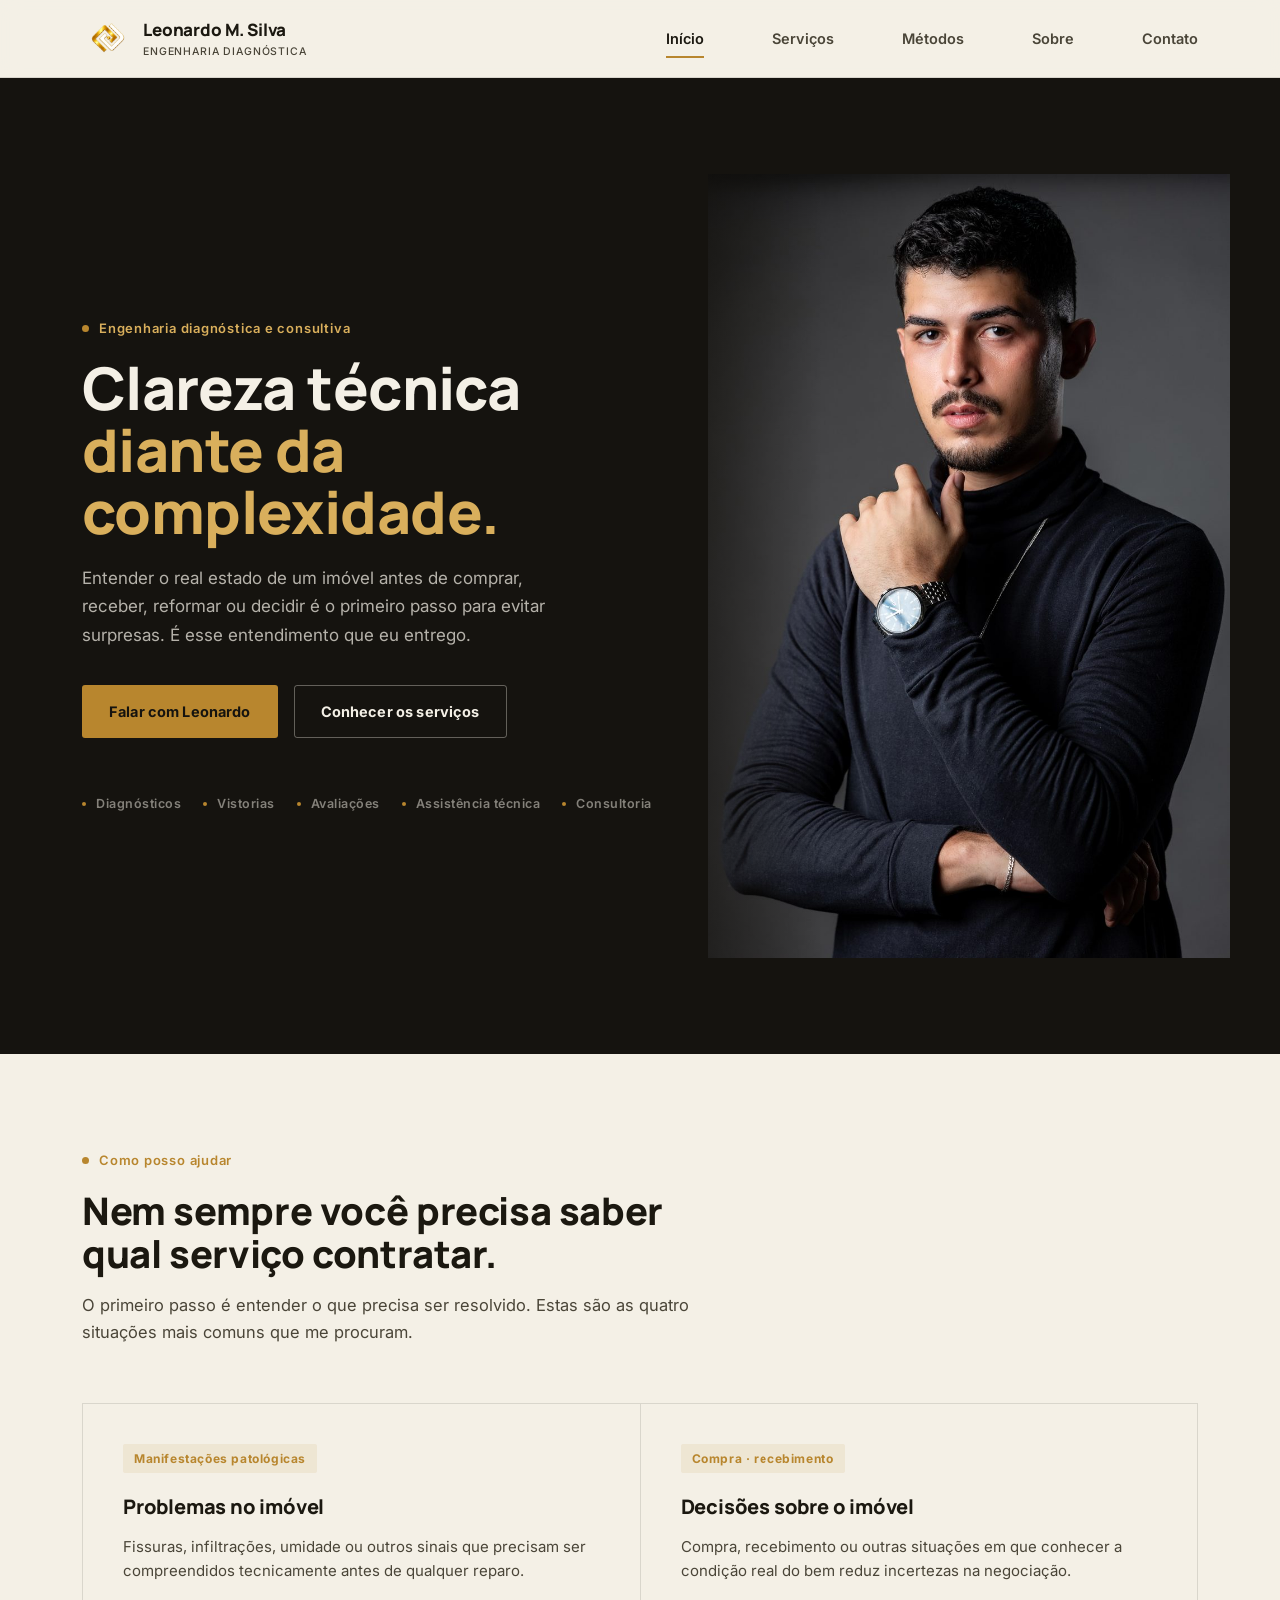
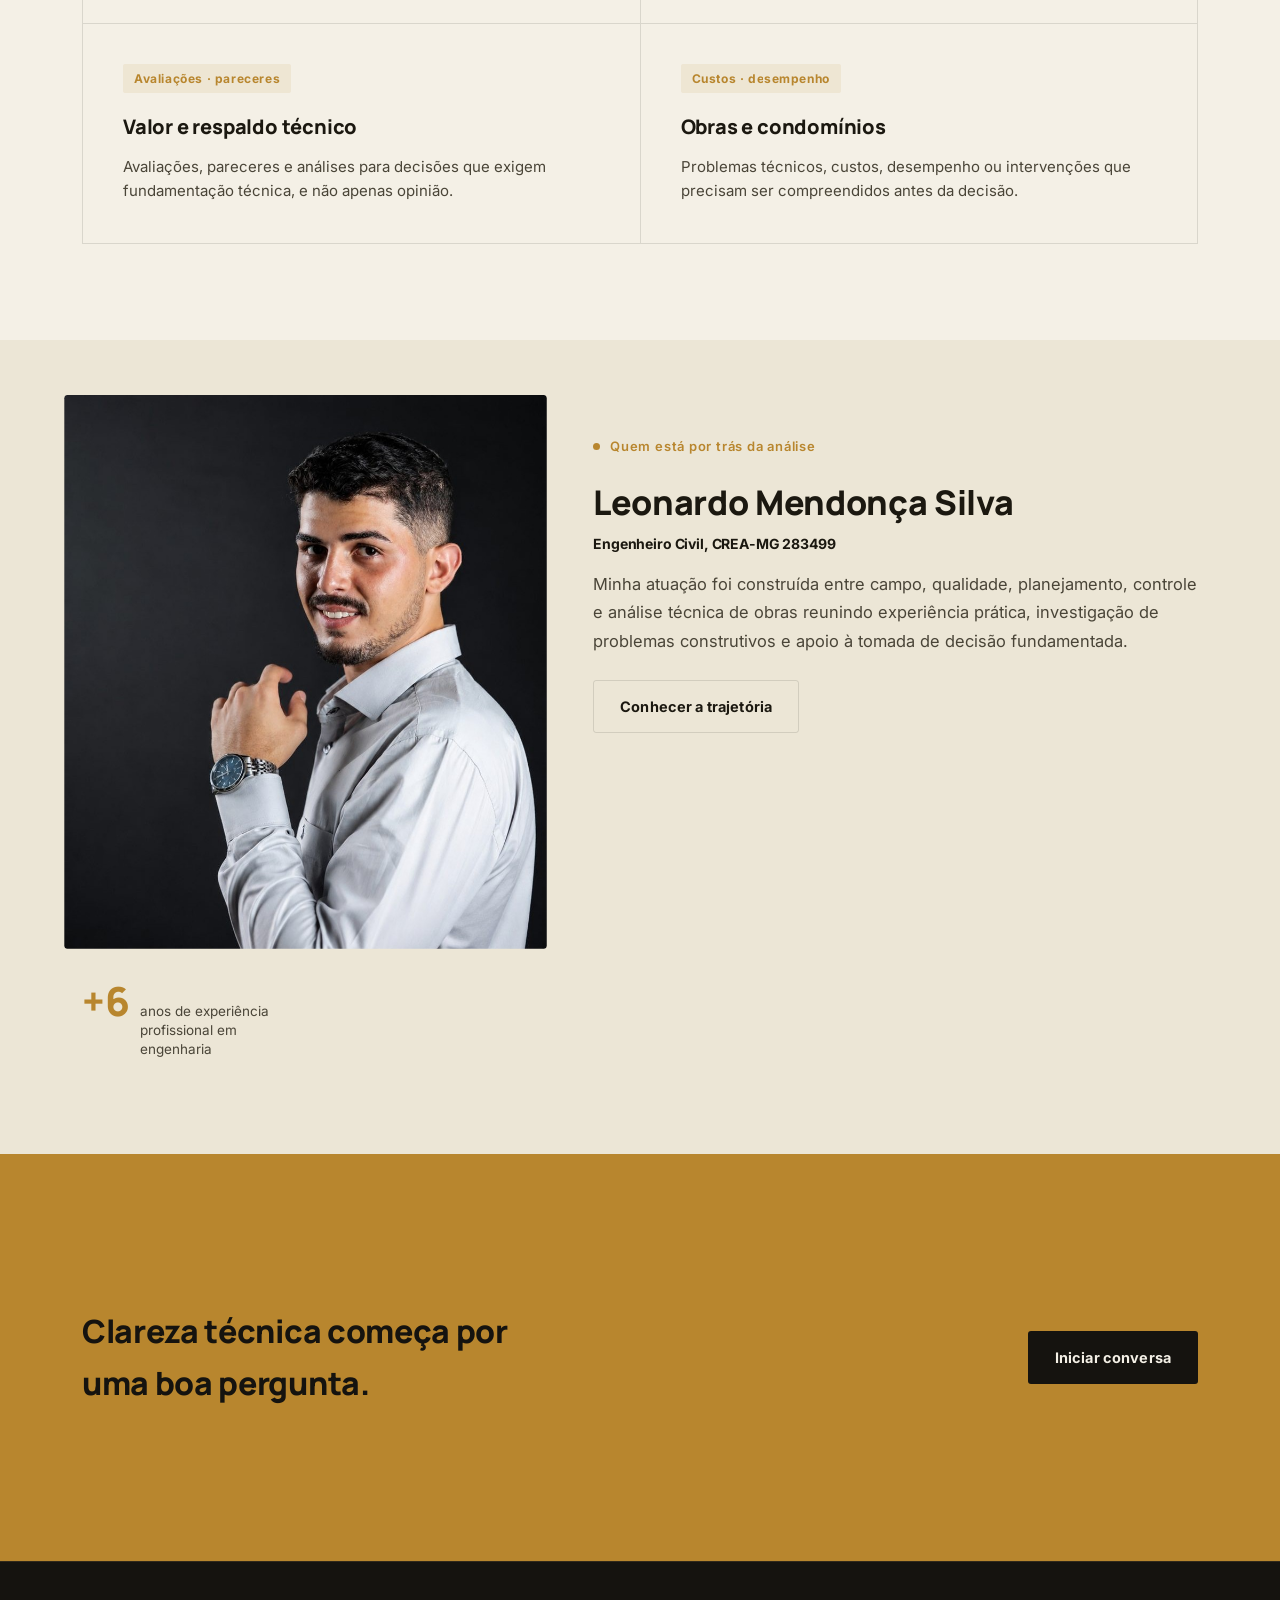
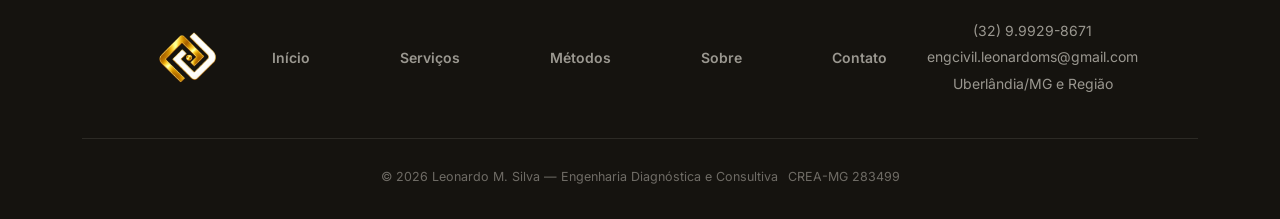
<file: index.html>
<!DOCTYPE html>
<html lang="pt-BR">
<head>
<meta charset="UTF-8">
<meta name="viewport" content="width=device-width, initial-scale=1.0">
<title>Leonardo M. Silva — Engenharia Diagnóstica e Consultiva</title>
<meta name="description" content="Diagnósticos, vistorias, avaliações, assistência técnica e consultoria em engenharia civil. Atuação em Uberlândia/MG e região.">
<link rel="icon" href="assets/img/logo_icon_gold.png">
<link rel="stylesheet" href="assets/style.css">
</head>
<body>

<header class="site-header">
  <nav class="nav">
    <a href="index.html" class="brand">
      <img src="assets/img/logo_icon_gold.png" alt="Leonardo M. Silva">
      <span>Leonardo M. Silva<small>Engenharia Diagnóstica</small></span>
    </a>
    <div class="nav-links">
      <a href="index.html" class="active">Início</a>
      <a href="servicos.html">Serviços</a>
      <a href="metodos.html">Métodos</a>
      <a href="sobre.html">Sobre</a>
      <a href="contato.html">Contato</a>
    </div>
    <button class="nav-toggle" aria-label="Abrir menu"><span></span><span></span><span></span></button>
  </nav>
</header>

<main>

  <section class="hero">
    <div class="wrap">
      <div class="hero-copy">
        <div class="eyebrow on-dark">Engenharia diagnóstica e consultiva</div>
        <h1>Clareza técnica <em>diante da complexidade.</em></h1>
        <p class="lede">Entender o real estado de um imóvel antes de comprar, receber, reformar ou decidir é o primeiro passo para evitar surpresas. É esse entendimento que eu entrego.</p>
        <div class="hero-actions">
          <a href="contato.html" class="btn btn-gold">Falar com Leonardo</a>
          <a href="servicos.html" class="btn btn-outline-dark">Conhecer os serviços</a>
        </div>
        <div class="hero-tags">
          <span>Diagnósticos</span>
          <span>Vistorias</span>
          <span>Avaliações</span>
          <span>Assistência técnica</span>
          <span>Consultoria</span>
        </div>
      </div>
      <div class="hero-photo">
        <img src="assets/img/hero_capa.jpg" alt="Leonardo M. Silva, engenheiro civil">
      </div>
    </div>
  </section>

  <section>
    <div class="wrap">
      <div class="section-head">
        <div class="eyebrow">Como posso ajudar</div>
        <h2>Nem sempre você precisa saber qual serviço contratar.</h2>
        <p class="sub">O primeiro passo é entender o que precisa ser resolvido. Estas são as quatro situações mais comuns que me procuram.</p>
      </div>
    </div>
    <div class="wrap">
      <div class="help-grid">
        <div class="help-card">
          <span class="tag">Manifestações patológicas</span>
          <h3>Problemas no imóvel</h3>
          <p>Fissuras, infiltrações, umidade ou outros sinais que precisam ser compreendidos tecnicamente antes de qualquer reparo.</p>
        </div>
        <div class="help-card">
          <span class="tag">Compra · recebimento</span>
          <h3>Decisões sobre o imóvel</h3>
          <p>Compra, recebimento ou outras situações em que conhecer a condição real do bem reduz incertezas na negociação.</p>
        </div>
        <div class="help-card">
          <span class="tag">Avaliações · pareceres</span>
          <h3>Valor e respaldo técnico</h3>
          <p>Avaliações, pareceres e análises para decisões que exigem fundamentação técnica, e não apenas opinião.</p>
        </div>
        <div class="help-card">
          <span class="tag">Custos · desempenho</span>
          <h3>Obras e condomínios</h3>
          <p>Problemas técnicos, custos, desempenho ou intervenções que precisam ser compreendidos antes da decisão.</p>
        </div>
      </div>
    </div>
  </section>

  <section class="bg-2">
    <div class="wrap about-grid">
      <div class="about-photo">
        <img src="assets/img/sobre_leonardo.jpg" alt="Leonardo M. Silva em campo">
        <div class="about-badge">
          <span class="num">+6</span>
          <span class="label">anos de experiência profissional em engenharia</span>
        </div>
      </div>
      <div class="about-copy">
        <div class="eyebrow">Quem está por trás da análise</div>
        <h2>Leonardo Mendonça Silva</h2>
        <h4>Engenheiro Civil, CREA-MG 283499</h4>
        <p>Minha atuação foi construída entre campo, qualidade, planejamento, controle e análise técnica de obras reunindo experiência prática, investigação de problemas construtivos e apoio à tomada de decisão fundamentada.</p>
        <a href="sobre.html" class="btn btn-outline-light">Conhecer a trajetória</a>
      </div>
    </div>
  </section>

  <section class="cta-band">
    <div class="wrap">
      <h2>Clareza técnica começa por uma boa pergunta.</h2>
      <a href="contato.html" class="btn btn-gold">Iniciar conversa</a>
    </div>
  </section>

</main>

<footer class="site-footer">
  <div class="wrap">
    <div class="footer-top">
      <div class="footer-brand">
        <img src="assets/img/logo_icon_gold.png" alt="Leonardo M. Silva">
      </div>
      <div class="footer-nav">
        <a href="index.html">Início</a>
        <a href="servicos.html">Serviços</a>
        <a href="metodos.html">Métodos</a>
        <a href="sobre.html">Sobre</a>
        <a href="contato.html">Contato</a>
      </div>
      <div class="footer-contact">
        (32) 9.9929-8671<br>
        engcivil.leonardoms@gmail.com<br>
        Uberlândia/MG e Região
      </div>
    </div>
    <div class="footer-bottom">
      <span>© 2026 Leonardo M. Silva — Engenharia Diagnóstica e Consultiva</span>
      <span>CREA-MG 283499</span>
    </div>
  </div>
</footer>

<script src="assets/main.js"></script>
</body>
</html>
</file>
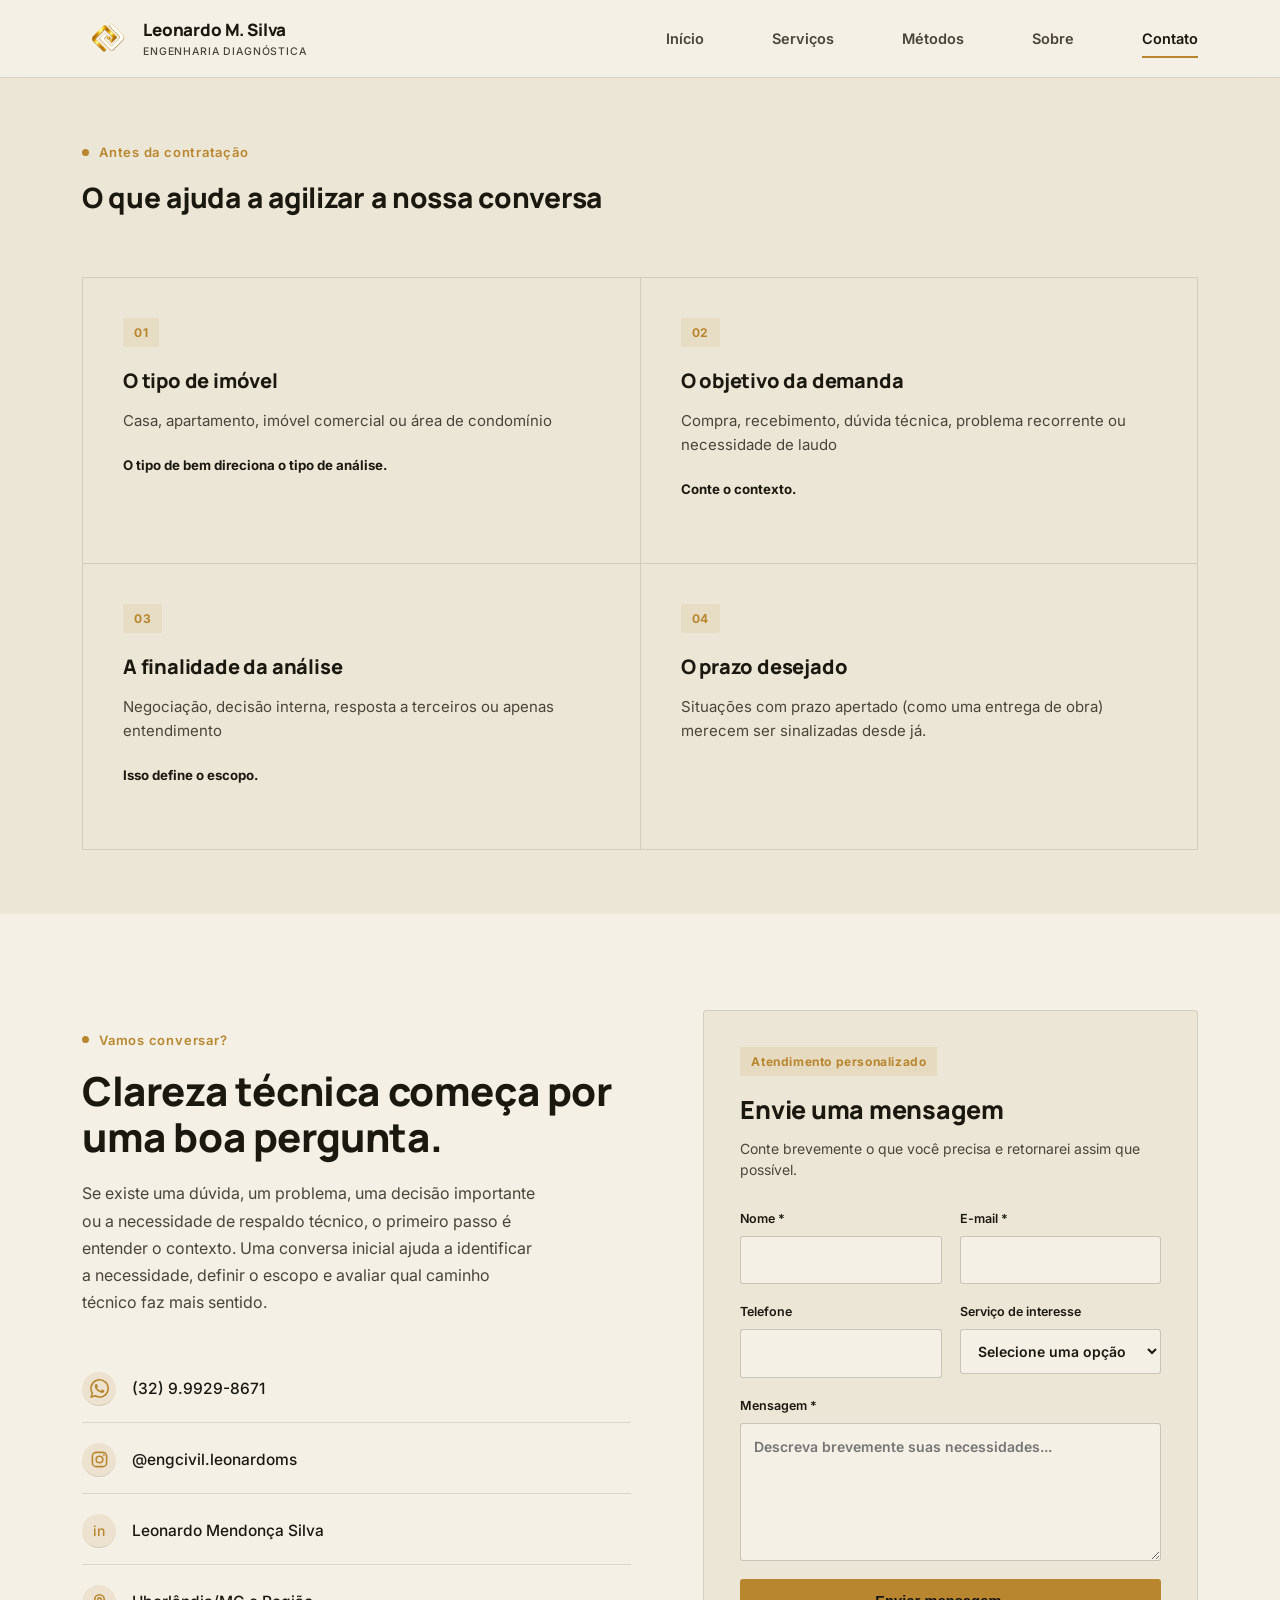
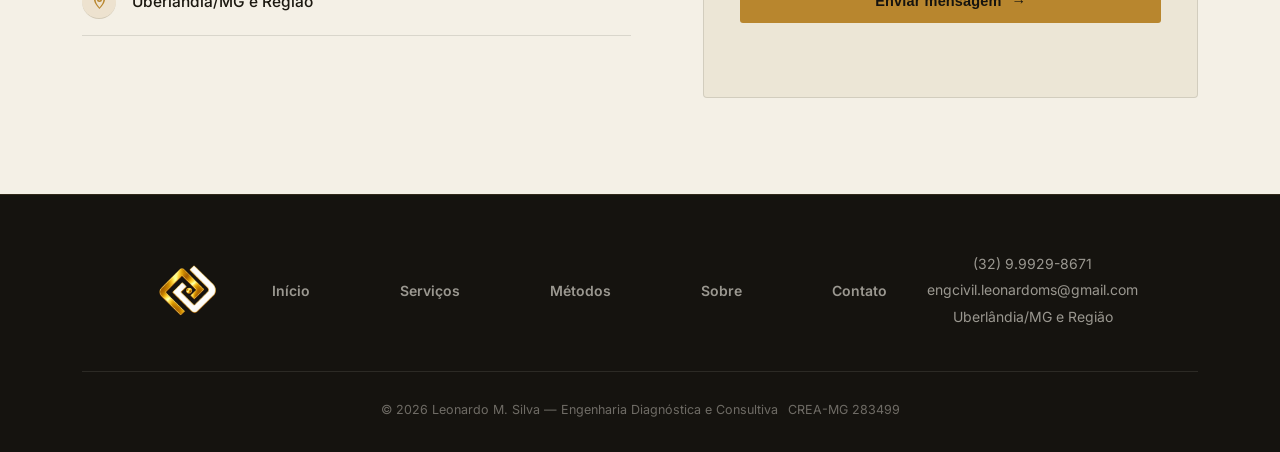
<file: contato.html>
<!DOCTYPE html>
<html lang="pt-BR">
<head>
<meta charset="UTF-8">
<meta name="viewport" content="width=device-width, initial-scale=1.0">
<title>Contato — Leonardo M. Silva | Engenharia Diagnóstica</title>
<meta name="description" content="Fale com Leonardo M. Silva, engenheiro civil em Uberlândia/MG e região. WhatsApp, e-mail, Instagram e LinkedIn.">
<link rel="icon" href="assets/img/logo_icon_gold.png">
<link rel="stylesheet" href="assets/style.css">
</head>
<body>

<header class="site-header">
  <nav class="nav">
    <a href="index.html" class="brand">
      <img src="assets/img/logo_icon_gold.png" alt="Leonardo M. Silva">
      <span>Leonardo M. Silva<small>Engenharia Diagnóstica</small></span>
    </a>
    <div class="nav-links">
      <a href="index.html">Início</a>
      <a href="servicos.html">Serviços</a>
      <a href="metodos.html">Métodos</a>
      <a href="sobre.html">Sobre</a>
      <a href="contato.html" class="active">Contato</a>
    </div>
    <button class="nav-toggle" aria-label="Abrir menu"><span></span><span></span><span></span></button>
  </nav>
</header>

<main>

  <section class="bg-2 section-tight">
    <div class="wrap">
      <div class="section-head" style="margin-bottom:0;">
        <div class="eyebrow">Antes da contratação</div>
        <h2 style="font-size: clamp(22px,2.4vw,28px);">O que ajuda a agilizar a nossa conversa</h2>
      </div>
      <div class="help-grid mt-64">
        <div class="help-card">
          <span class="tag">01</span>
          <h3>O tipo de imóvel</h3>
          <p>Casa, apartamento, imóvel comercial ou área de condomínio</p>
          <h5>O tipo de bem direciona o tipo de análise.</h5>
        </div>
        <div class="help-card">
          <span class="tag">02</span>
          <h3>O objetivo da demanda</h3>
          <p>Compra, recebimento, dúvida técnica, problema recorrente ou necessidade de laudo</p>
          <h5>Conte o contexto.</h5>
        </div>
        <div class="help-card">
          <span class="tag">03</span>
          <h3>A finalidade da análise</h3>
          <p>Negociação, decisão interna, resposta a terceiros ou apenas entendimento</p> 
          <h5>Isso define o escopo.</h5>
        </div>
        <div class="help-card">
          <span class="tag">04</span>
          <h3>O prazo desejado</h3>
          <p>Situações com prazo apertado (como uma entrega de obra) merecem ser sinalizadas desde já.</p>
        </div>
      </div>
    </div>
  </section>


  <section class="contact-section">
    <div class="wrap contact-grid">
      <div class="contact-copy">
        <div class="eyebrow">Vamos conversar?</div>
        <h2>Clareza técnica começa por uma boa pergunta.</h2>
        <p class="lede">Se existe uma dúvida, um problema, uma decisão importante ou a necessidade de respaldo técnico, o primeiro passo é entender o contexto. Uma conversa inicial ajuda a identificar a necessidade, definir o escopo e avaliar qual caminho técnico faz mais sentido.</p>

        <ul class="contact-list">
          <li><a href="https://wa.me/5532999298671" target="_blank" rel="noopener" aria-label="Conversar pelo WhatsApp"><span class="ico" aria-hidden="true"><svg viewBox="0 0 24 24" role="img"><path d="M20.52 3.48A11.86 11.86 0 0 0 12.08 0C5.53 0 .2 5.33.2 11.88c0 2.09.55 4.13 1.59 5.93L.1 24l6.33-1.66a11.87 11.87 0 0 0 5.65 1.43h.01c6.55 0 11.88-5.33 11.88-11.88 0-3.17-1.23-6.15-3.45-8.41Zm-8.44 18.26h-.01a9.86 9.86 0 0 1-5.03-1.38l-.36-.21-3.76.99 1-3.67-.23-.38a9.86 9.86 0 1 1 8.39 4.65Zm5.41-7.39c-.3-.15-1.77-.87-2.04-.97-.27-.1-.47-.15-.67.15-.2.3-.77.97-.94 1.17-.17.2-.35.22-.65.07-.3-.15-1.26-.46-2.4-1.48-.89-.79-1.49-1.77-1.66-2.07-.17-.3-.02-.46.13-.61.13-.13.3-.35.45-.52.15-.17.2-.3.3-.5.1-.2.05-.37-.03-.52-.07-.15-.67-1.62-.92-2.22-.24-.58-.49-.5-.67-.51h-.57c-.2 0-.52.07-.79.37-.27.3-1.04 1.02-1.04 2.49s1.07 2.89 1.22 3.09c.15.2 2.1 3.21 5.09 4.5.71.31 1.26.49 1.69.63.71.23 1.36.2 1.87.12.57-.08 1.77-.72 2.02-1.42.25-.7.25-1.3.17-1.42-.07-.12-.27-.2-.57-.35Z"/></svg></span> (32) 9.9929-8671</a></li>
          
          <li><a href="https://instagram.com/engcivil.leonardoms" target="_blank" rel="noopener" aria-label="Acessar Instagram @engcivil.leonardoms"><span class="ico" aria-hidden="true"><svg viewBox="0 0 24 24" role="img"><rect x="3" y="3" width="18" height="18" rx="5" ry="5"></rect><circle cx="12" cy="12" r="4.2"></circle><circle cx="17.5" cy="6.5" r="1.1" class="instagram-dot"></circle></svg></span> @engcivil.leonardoms</a></li>
          <li><a href="https://www.linkedin.com/search/results/all/?keywords=Leonardo%20Mendon%C3%A7a%20Silva" target="_blank" rel="noopener"><span class="ico">in</span> Leonardo Mendonça Silva</a></li>
          <li><span><span class="ico" aria-hidden="true"><svg viewBox="0 0 24 24" role="img"><path d="M12 2.5a7 7 0 0 0-7 7c0 5.15 7 12 7 12s7-6.85 7-12a7 7 0 0 0-7-7Zm0 17.02c-2.1-2.3-5-6.25-5-10.02a5 5 0 1 1 10 0c0 3.77-2.9 7.72-5 10.02Z"/><circle cx="12" cy="9.5" r="2.2"/></svg></span> Uberlândia/MG e Região</span></li>
        </ul>
      </div>
      <div class="contact-form-card">
        <div class="form-heading">
          <span class="tag">Atendimento personalizado</span>
          <h3>Envie uma mensagem</h3>
          <p>Conte brevemente o que você precisa e retornarei assim que possível.</p>
        </div>
        <form class="contact-form" action="mailto:engcivil.leonardoms@gmail.com" method="post" enctype="text/plain">
          <div class="form-row">
            <label>
              Nome *
              <input type="text" name="nome" autocomplete="name" required>
            </label>
            <label>
              E-mail *
              <input type="email" name="email" autocomplete="email" required>
            </label>
          </div>
          <div class="form-row">
            <label>
              Telefone
              <input type="tel" name="telefone" autocomplete="tel">
            </label>
            <label>
              Serviço de interesse
              <select name="servico">
                <option value="">Selecione uma opção</option>
                <option>Diagnóstico de manifestações patológicas</option>
                <option>Vistoria de imóvel</option>
                <option>Avaliação</option>
                <option>Assistência técnica</option>
                <option>Consultoria</option>
                <option>Outro assunto</option>
              </select>
            </label>
          </div>
          <label>
            Mensagem *
            <textarea name="mensagem" rows="5" placeholder="Descreva brevemente suas necessidades..." required></textarea>
          </label>
          <button type="submit" class="btn btn-gold form-submit">Enviar mensagem <span aria-hidden="true">→</span></button>
          <p class="form-status" role="status" aria-live="polite"></p>
        </form>
      </div>
    </div>
  </section>


</main>

<footer class="site-footer">
  <div class="wrap">
    <div class="footer-top">
      <div class="footer-brand">
        <img src="assets/img/logo_icon_gold.png" alt="Leonardo M. Silva">
      </div>
      <div class="footer-nav">
        <a href="index.html">Início</a>
        <a href="servicos.html">Serviços</a>
        <a href="metodos.html">Métodos</a>
        <a href="sobre.html">Sobre</a>
        <a href="contato.html">Contato</a>
      </div>
      <div class="footer-contact">
        (32) 9.9929-8671<br>
        engcivil.leonardoms@gmail.com<br>
        Uberlândia/MG e Região
      </div>
    </div>
    <div class="footer-bottom">
      <span>© 2026 Leonardo M. Silva — Engenharia Diagnóstica e Consultiva</span>
      <span>CREA-MG 283499</span>
    </div>
  </div>
</footer>

<script src="assets/main.js"></script>
</body>
</html>
</file>
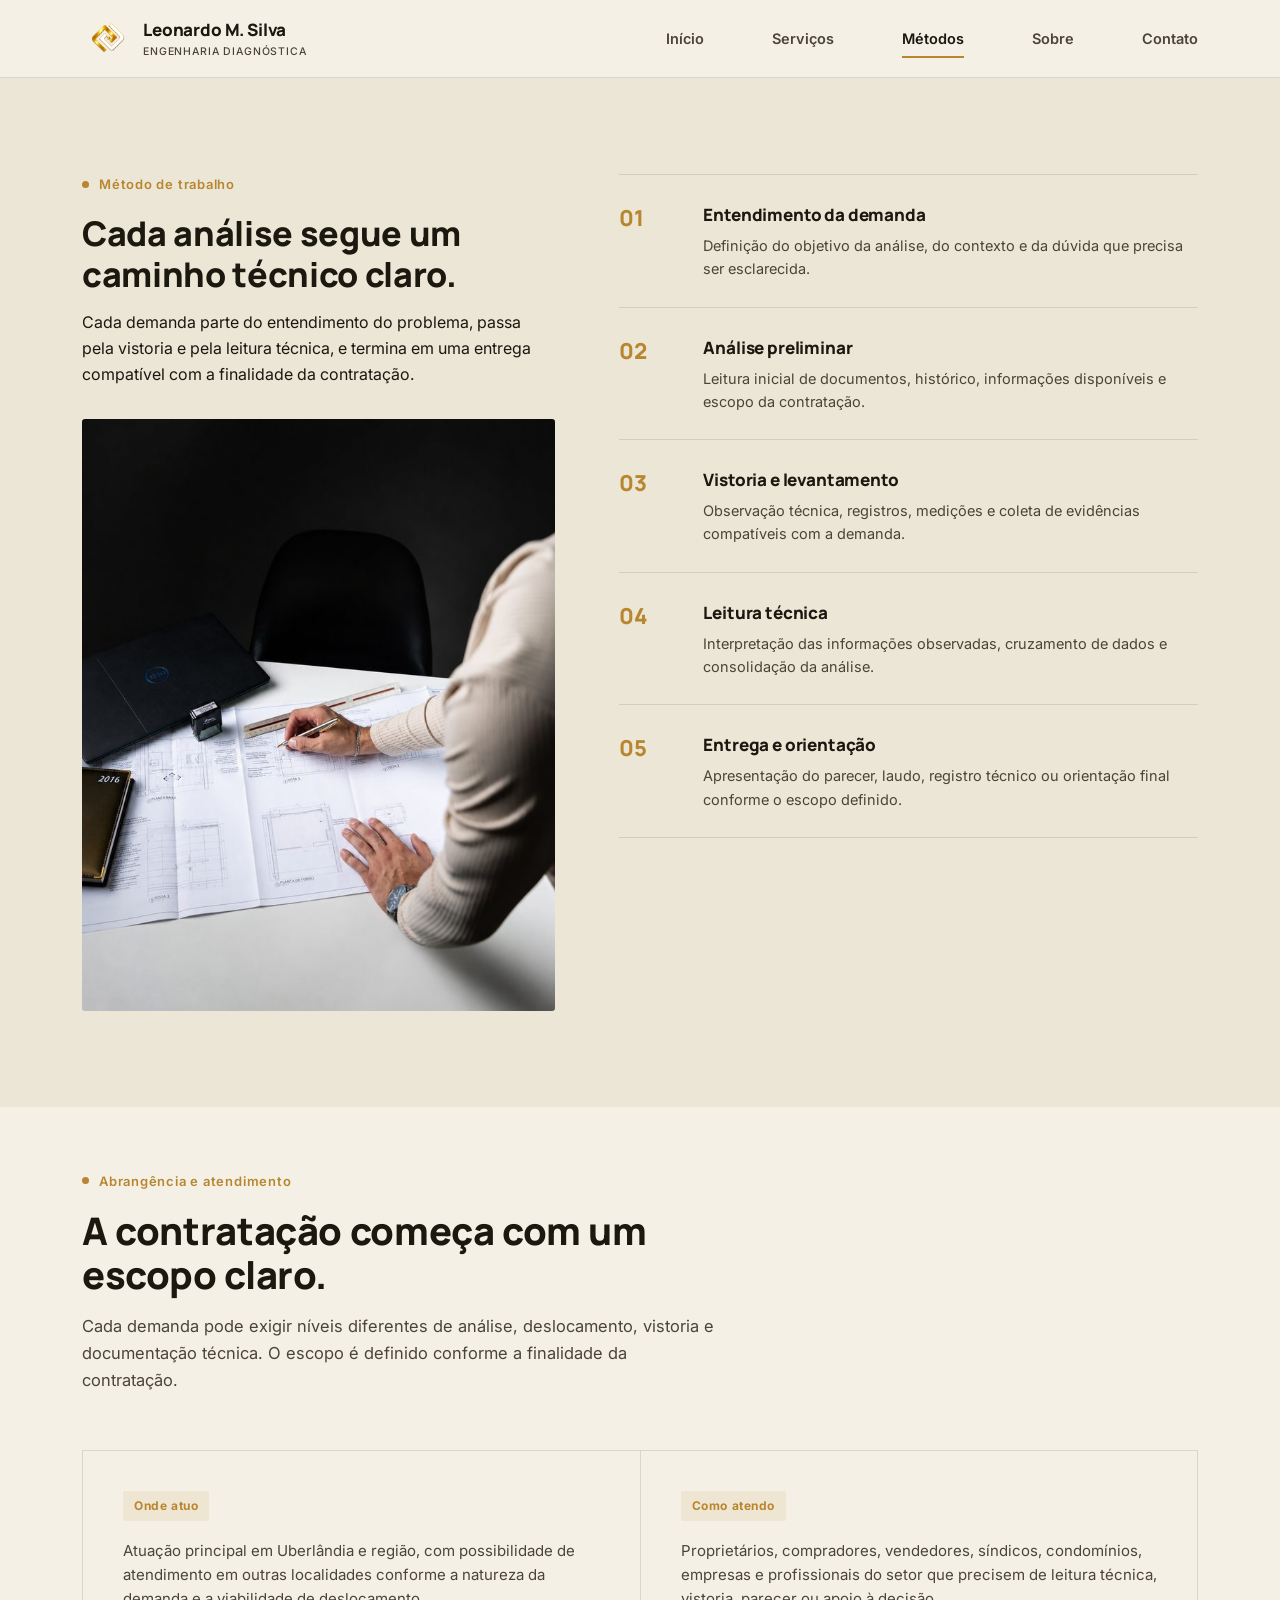
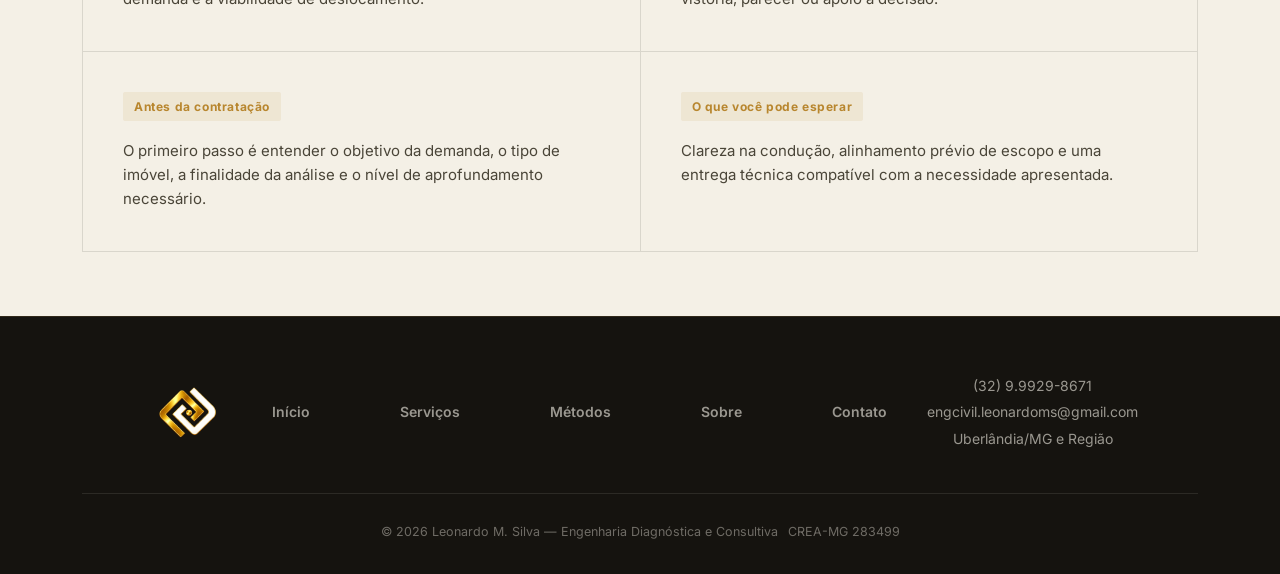
<file: metodos.html>
<!DOCTYPE html>
<html lang="pt-BR">
<head>
<meta charset="UTF-8">
<meta name="viewport" content="width=device-width, initial-scale=1.0">
<title>Contato — Leonardo M. Silva | Engenharia Diagnóstica</title>
<meta name="description" content="Fale com Leonardo M. Silva, engenheiro civil em Uberlândia/MG e região. WhatsApp, e-mail, Instagram e LinkedIn.">
<link rel="icon" href="assets/img/logo_icon_gold.png">
<link rel="stylesheet" href="assets/style.css">
</head>
<body>

<header class="site-header">
  <nav class="nav">
    <a href="index.html" class="brand">
      <img src="assets/img/logo_icon_gold.png" alt="Leonardo M. Silva">
      <span>Leonardo M. Silva<small>Engenharia Diagnóstica</small></span>
    </a>
    <div class="nav-links">
      <a href="index.html">Início</a>
      <a href="servicos.html">Serviços</a>
      <a href="metodos.html" class="active">Métodos</a>
      <a href="sobre.html">Sobre</a>
      <a href="contato.html">Contato</a>
    </div>
    <button class="nav-toggle" aria-label="Abrir menu"><span></span><span></span><span></span></button>
  </nav>
</header>

<section class="bg-2">
    <div class="wrap" style="display:grid; grid-template-columns: 0.9fr 1.1fr; gap:64px; align-items:start;">
      <div>
        <div class="eyebrow">Método de trabalho</div>
        <h2 style="font-size: clamp(26px,3vw,34px); line-height:1.2;">Cada análise segue um caminho técnico claro.</h2>
        <p class="sub" style="margin-top:16px;">Cada demanda parte do entendimento do problema, passa pela vistoria e pela leitura técnica, e termina em uma entrega compatível com a finalidade da contratação.</p>
        <img src="assets/img/servico_metodo.jpg" alt="Método de trabalho em campo" style="margin-top:32px; border-radius:3px;">
      </div>
      <div class="method-list">
        <div class="method-item">
          <div class="method-num">01</div>
          <div><h4>Entendimento da demanda</h4><p>Definição do objetivo da análise, do contexto e da dúvida que precisa ser esclarecida.</p></div>
        </div>
        <div class="method-item">
          <div class="method-num">02</div>
          <div><h4>Análise preliminar</h4><p>Leitura inicial de documentos, histórico, informações disponíveis e escopo da contratação.</p></div>
        </div>
        <div class="method-item">
          <div class="method-num">03</div>
          <div><h4>Vistoria e levantamento</h4><p>Observação técnica, registros, medições e coleta de evidências compatíveis com a demanda.</p></div>
        </div>
        <div class="method-item">
          <div class="method-num">04</div>
          <div><h4>Leitura técnica</h4><p>Interpretação das informações observadas, cruzamento de dados e consolidação da análise.</p></div>
        </div>
        <div class="method-item">
          <div class="method-num">05</div>
          <div><h4>Entrega e orientação</h4><p>Apresentação do parecer, laudo, registro técnico ou orientação final conforme o escopo definido.</p></div>
        </div>
      </div>
    </div>
  </section>

  <section class="section-tight">
    <div class="wrap">
      <div class="section-head">
        <div class="eyebrow">Abrangência e atendimento</div>
        <h2>A contratação começa com um escopo claro.</h2>
        <p class="sub">Cada demanda pode exigir níveis diferentes de análise, deslocamento, vistoria e documentação técnica. O escopo é definido conforme a finalidade da contratação.</p>
      </div>
      <div class="help-grid">
        <div class="help-card">
          <span class="tag">Onde atuo</span>
          <p style="color:var(--ink-soft); font-size:15px; line-height:1.6;">Atuação principal em Uberlândia e região, com possibilidade de atendimento em outras localidades conforme a natureza da demanda e a viabilidade de deslocamento.</p>
        </div>
        <div class="help-card">
          <span class="tag">Como atendo</span>
          <p style="color:var(--ink-soft); font-size:15px; line-height:1.6;">Proprietários, compradores, vendedores, síndicos, condomínios, empresas e profissionais do setor que precisem de leitura técnica, vistoria, parecer ou apoio à decisão.</p>
        </div>
        <div class="help-card">
          <span class="tag">Antes da contratação</span>
          <p style="color:var(--ink-soft); font-size:15px; line-height:1.6;">O primeiro passo é entender o objetivo da demanda, o tipo de imóvel, a finalidade da análise e o nível de aprofundamento necessário.</p>
        </div>
        <div class="help-card">
          <span class="tag">O que você pode esperar</span>
          <p style="color:var(--ink-soft); font-size:15px; line-height:1.6;">Clareza na condução, alinhamento prévio de escopo e uma entrega técnica compatível com a necessidade apresentada.</p>
        </div>
      </div>
    </div>
  </section>

<footer class="site-footer">
  <div class="wrap">
    <div class="footer-top">
      <div class="footer-brand">
        <img src="assets/img/logo_icon_gold.png" alt="Leonardo M. Silva">
      </div>
      <div class="footer-nav">
        <a href="index.html">Início</a>
        <a href="servicos.html">Serviços</a>
        <a href="metodos.html">Métodos</a>
        <a href="sobre.html">Sobre</a>
        <a href="contato.html">Contato</a>
      </div>
      <div class="footer-contact">
        (32) 9.9929-8671<br>
        engcivil.leonardoms@gmail.com<br>
        Uberlândia/MG e Região
      </div>
    </div>
    <div class="footer-bottom">
      <span>© 2026 Leonardo M. Silva — Engenharia Diagnóstica e Consultiva</span>
      <span>CREA-MG 283499</span>
    </div>
  </div>
</footer>

<script src="assets/main.js"></script>
</body>
</html>
</file>
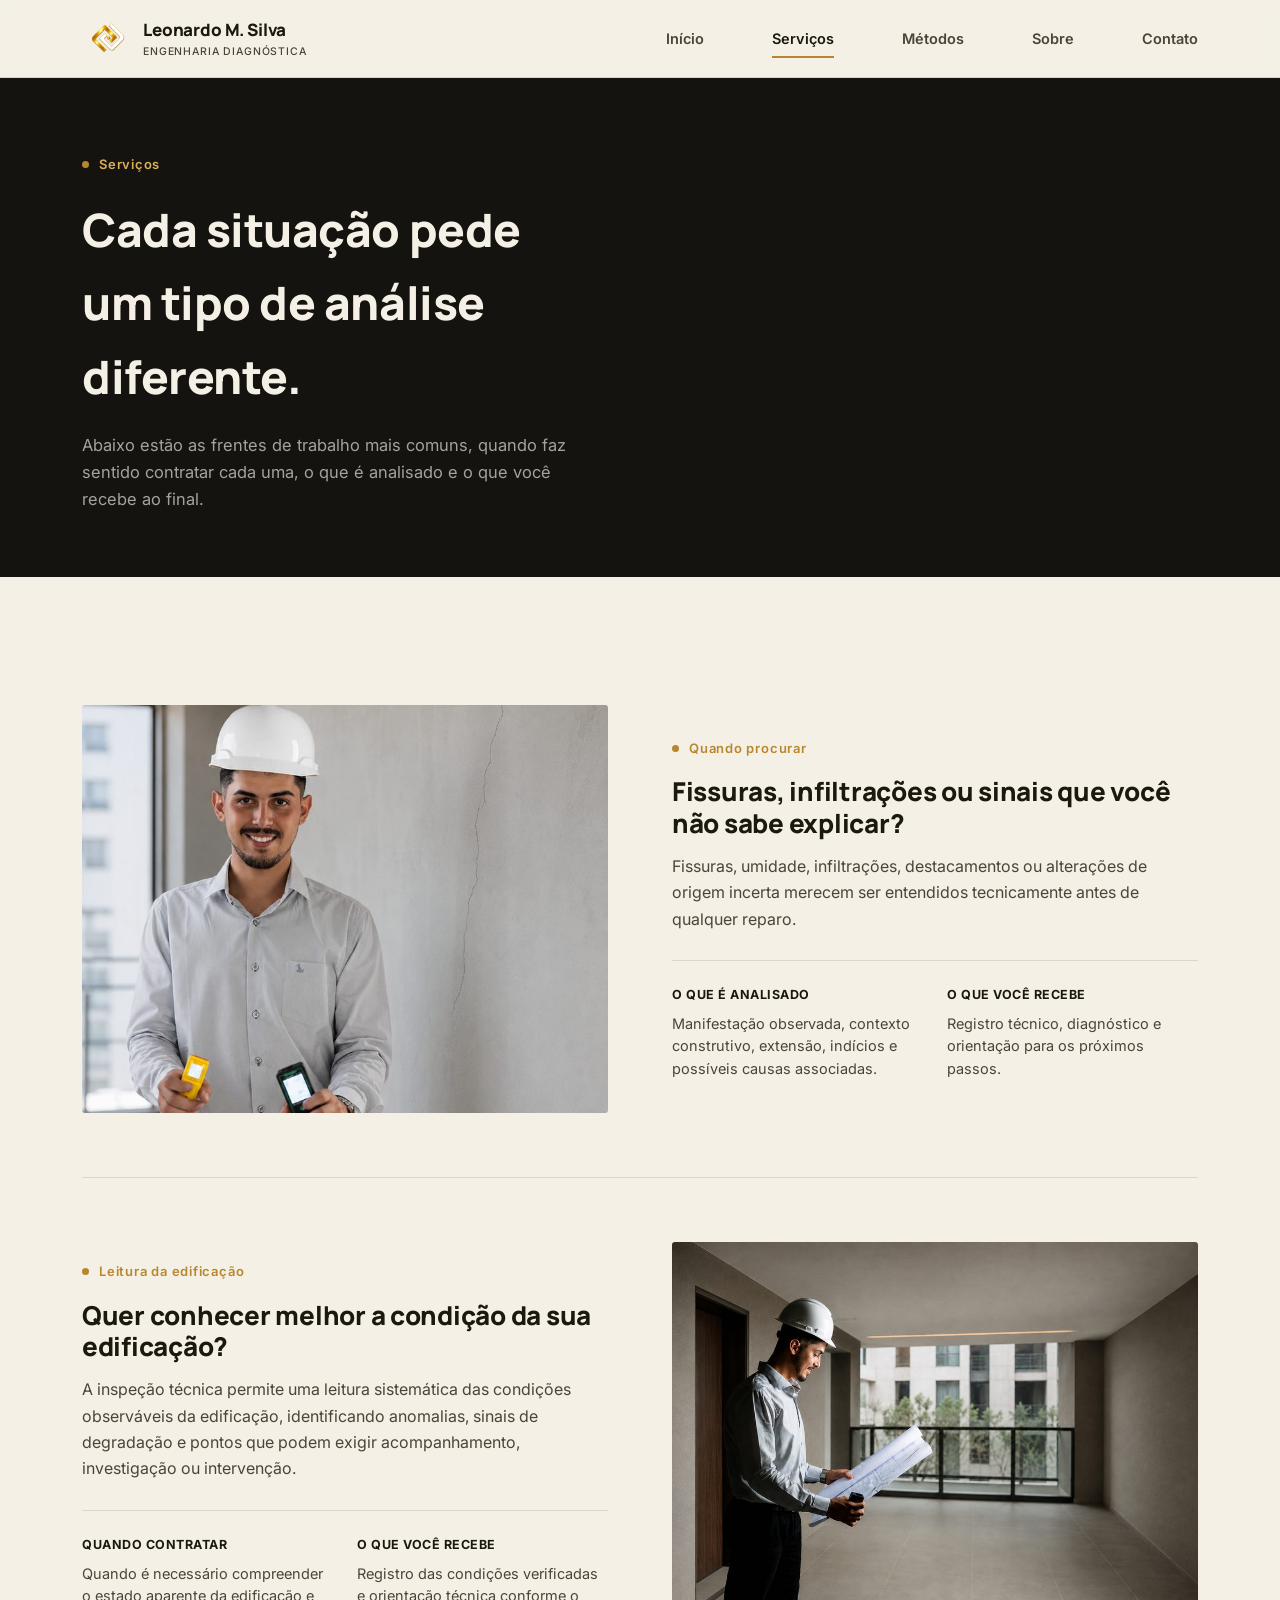
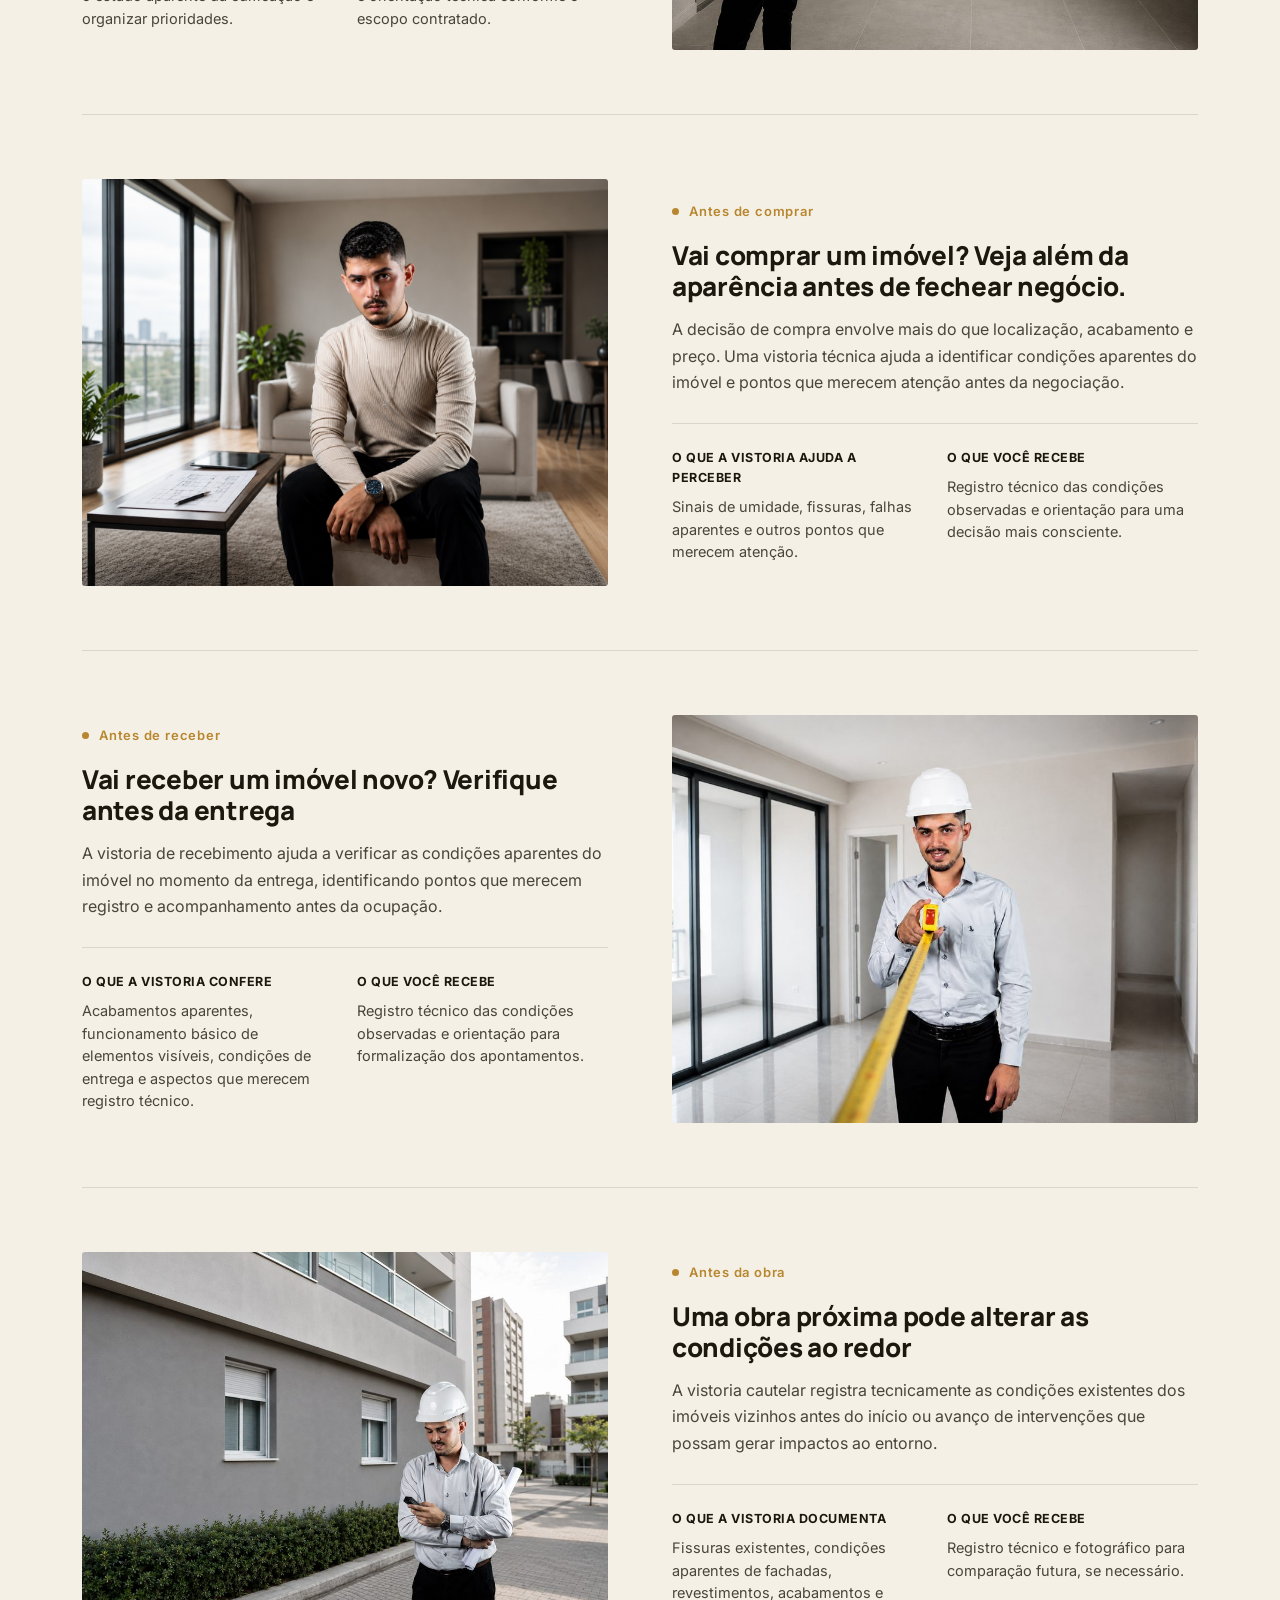
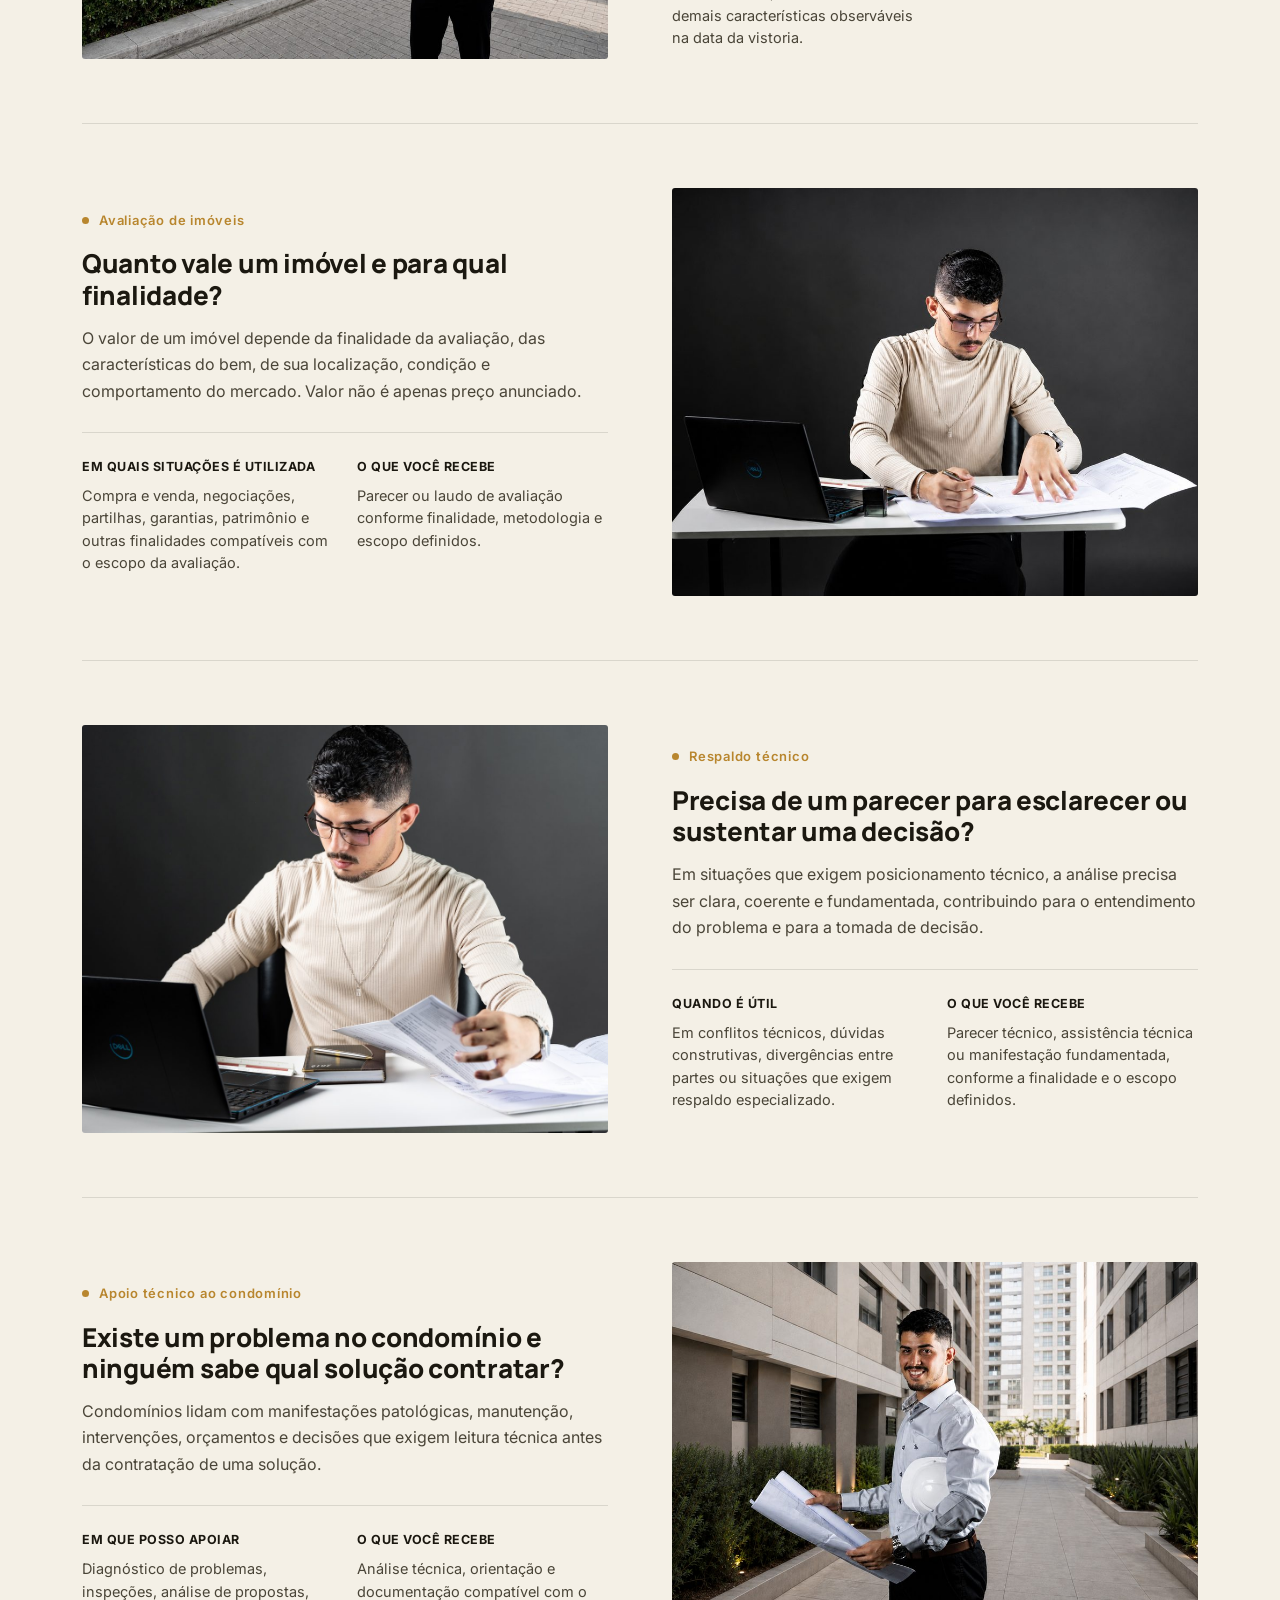
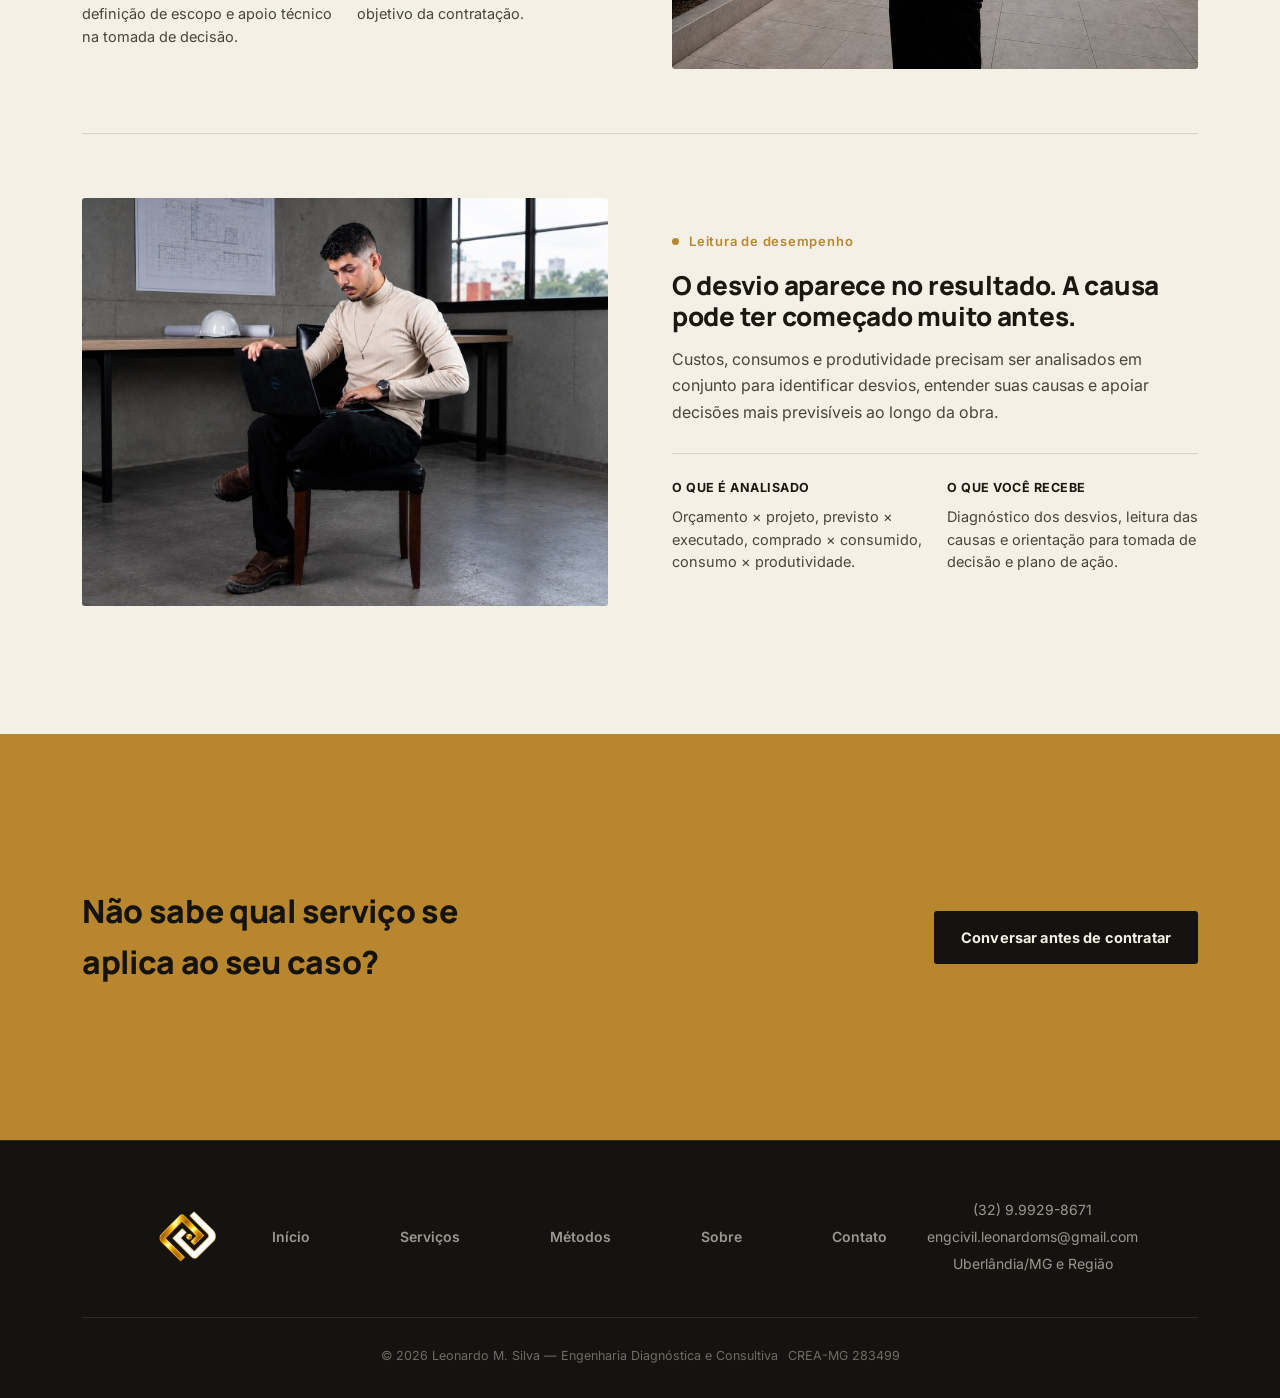
<file: servicos.html>
<!DOCTYPE html>
<html lang="pt-BR">
<head>
<meta charset="UTF-8">
<meta name="viewport" content="width=device-width, initial-scale=1.0">
<title>Serviços — Leonardo M. Silva | Engenharia Diagnóstica</title>
<meta name="description" content="Diagnósticos, vistorias, avaliações, respaldo técnico e apoio a condomínios e obras. Conheça o método de trabalho.">
<link rel="icon" href="assets/img/logo_icon_gold.png">
<link rel="stylesheet" href="assets/style.css">
</head>
<body>

<header class="site-header">
  <nav class="nav">
    <a href="index.html" class="brand">
      <img src="assets/img/logo_icon_gold.png" alt="Leonardo M. Silva">
      <span>Leonardo M. Silva<small>Engenharia Diagnóstica</small></span>
    </a>
    <div class="nav-links">
      <a href="index.html">Início</a>
      <a href="servicos.html" class="active">Serviços</a>
      <a href="metodos.html">Métodos</a>
      <a href="sobre.html">Sobre</a>
      <a href="contato.html">Contato</a>
    </div>
    <button class="nav-toggle" aria-label="Abrir menu"><span></span><span></span><span></span></button>
  </nav>
</header>

<main>

  <section class="page-hero">
    <div class="wrap">
      <div class="eyebrow on-dark">Serviços</div>
      <h1>Cada situação pede um tipo de análise diferente.</h1>
      <p class="sub">Abaixo estão as frentes de trabalho mais comuns, quando faz sentido contratar cada uma, o que é analisado e o que você recebe ao final.</p>
    </div>
  </section>

  <section class="section-tight">
    <div class="wrap">

      <div class="service-row">
        <div class="service-photo"><img src="assets/img/servico_fissuras.jpg" alt="Inspeção de fissuras e infiltrações"></div>
        <div class="service-copy">
          <div class="eyebrow">Quando procurar</div>
          <h3>Fissuras, infiltrações ou sinais que você não sabe explicar?</h3>
          <p class="lede">Fissuras, umidade, infiltrações, destacamentos ou alterações de origem incerta merecem ser entendidos tecnicamente antes de qualquer reparo.</p>
          <div class="detail-pair">
            <div><h4>O QUE É ANALISADO</h4><p>Manifestação observada, contexto construtivo, extensão, indícios e possíveis causas associadas.</p></div>
            <div><h4>O QUE VOCÊ RECEBE</h4><p>Registro técnico, diagnóstico e orientação para os próximos passos.</p></div>
          </div>
        </div>
      </div>

      <div class="service-row reverse">
        <div class="service-photo"><img src="assets/img/servico_inspecao.jpg" alt="Inspeção técnica da edificação"></div>
        <div class="service-copy">
          <div class="eyebrow">Leitura da edificação</div>
          <h3>Quer conhecer melhor a condição da sua edificação?</h3>
          <p class="lede">A inspeção técnica permite uma leitura sistemática das condições observáveis da edificação, identificando anomalias, sinais de degradação e pontos que podem exigir acompanhamento, investigação ou intervenção.</p>
          <div class="detail-pair">
            <div><h4>QUANDO CONTRATAR</h4><p>Quando é necessário compreender o estado aparente da edificação e organizar prioridades.</p></div>
            <div><h4>O QUE VOCÊ RECEBE</h4><p>Registro das condições verificadas e orientação técnica conforme o escopo contratado.</p></div>
          </div>
        </div>
      </div>

      <div class="service-row">
        <div class="service-photo"><img class="service-photo-top" src="assets/img/servico_compra.jpeg" alt="Vistoria antes da compra de imóvel"></div>
        <div class="service-copy">
          <div class="eyebrow">Antes de comprar</div>
          <h3>Vai comprar um imóvel? Veja além da aparência antes de fechear negócio.</h3>
          <p class="lede">A decisão de compra envolve mais do que localização, acabamento e preço. Uma vistoria técnica ajuda a identificar condições aparentes do imóvel e pontos que merecem atenção antes da negociação.</p>
          <div class="detail-pair">
            <div><h4>O QUE A VISTORIA AJUDA A PERCEBER</h4><p>Sinais de umidade, fissuras, falhas aparentes e outros pontos que merecem atenção.</p></div>
            <div><h4>O QUE VOCÊ RECEBE</h4><p>Registro técnico das condições observadas e orientação para uma decisão mais consciente.</p></div>
          </div>
        </div>
      </div>

      <div class="service-row reverse">
        <div class="service-photo"><img src="assets/img/servico_recebimento.jpg" alt="Vistoria de recebimento de imóvel novo"></div>
        <div class="service-copy">
          <div class="eyebrow">Antes de receber</div>
          <h3>Vai receber um imóvel novo? Verifique antes da entrega</h3>
          <p class="lede">A vistoria de recebimento ajuda a verificar as condições aparentes do imóvel no momento da entrega, identificando pontos que merecem registro e acompanhamento antes da ocupação.</p>
          <div class="detail-pair">
            <div><h4>O QUE A VISTORIA CONFERE</h4><p>Acabamentos aparentes, funcionamento básico de elementos visíveis, condições de entrega e aspectos que merecem registro técnico.</p></div>
            <div><h4>O QUE VOCÊ RECEBE</h4><p>Registro técnico das condições observadas e orientação para formalização dos apontamentos.</p></div>
          </div>
        </div>
      </div>

      <div class="service-row">
        <div class="service-photo"><img src="assets/img/servico_obra.jpg" alt="Vistoria cautelar antes de obra vizinha"></div>
        <div class="service-copy">
          <div class="eyebrow">Antes da obra</div>
          <h3>Uma obra próxima pode alterar as condições ao redor</h3>
          <p class="lede">A vistoria cautelar registra tecnicamente as condições existentes dos imóveis vizinhos antes do início ou avanço de intervenções que possam gerar impactos ao entorno.</p>
          <div class="detail-pair">
            <div><h4>O QUE A VISTORIA DOCUMENTA</h4><p>Fissuras existentes, condições aparentes de fachadas, revestimentos, acabamentos e demais características observáveis na data da vistoria.</p></div>
            <div><h4>O QUE VOCÊ RECEBE</h4><p>Registro técnico e fotográfico para comparação futura, se necessário.</p></div>
          </div>
        </div>
      </div>

      <div class="service-row reverse">
        <div class="service-photo"><img src="assets/img/servico_avaliacao.jpg" alt="Avaliação técnica de imóveis"></div>
        <div class="service-copy">
          <div class="eyebrow">Avaliação de imóveis</div>
          <h3>Quanto vale um imóvel e para qual finalidade?</h3>
          <p class="lede">O valor de um imóvel depende da finalidade da avaliação, das características do bem, de sua localização, condição e comportamento do mercado. Valor não é apenas preço anunciado.</p>
          <div class="detail-pair">
            <div><h4>EM QUAIS SITUAÇÕES É UTILIZADA</h4><p>Compra e venda, negociações, partilhas, garantias, patrimônio e outras finalidades compatíveis com o escopo da avaliação.</p></div>
            <div><h4>O QUE VOCÊ RECEBE</h4><p>Parecer ou laudo de avaliação conforme finalidade, metodologia e escopo definidos.</p></div>
          </div>
        </div>
      </div>

      <div class="service-row">
        <div class="service-photo"><img src="assets/img/servico_respaldo.jpg" alt="Parecer técnico e respaldo especializado"></div>
        <div class="service-copy">
          <div class="eyebrow">Respaldo técnico</div>
          <h3>Precisa de um parecer para esclarecer ou sustentar uma decisão?</h3>
          <p class="lede">Em situações que exigem posicionamento técnico, a análise precisa ser clara, coerente e fundamentada, contribuindo para o entendimento do problema e para a tomada de decisão.</p>
          <div class="detail-pair">
            <div><h4>QUANDO É ÚTIL</h4><p>Em conflitos técnicos, dúvidas construtivas, divergências entre partes ou situações que exigem respaldo especializado.</p></div>
            <div><h4>O QUE VOCÊ RECEBE</h4><p>Parecer técnico, assistência técnica ou manifestação fundamentada, conforme a finalidade e o escopo definidos.</p></div>
          </div>
        </div>
      </div>

      <div class="service-row reverse">
        <div class="service-photo"><img src="assets/img/servico_condominio.jpg" alt="Apoio técnico a condomínios"></div>
        <div class="service-copy">
          <div class="eyebrow">Apoio técnico ao condomínio</div>
          <h3>Existe um problema no condomínio e ninguém sabe qual solução contratar?</h3>
          <p class="lede">Condomínios lidam com manifestações patológicas, manutenção, intervenções, orçamentos e decisões que exigem leitura técnica antes da contratação de uma solução.</p>
          <div class="detail-pair">
            <div><h4>EM QUE POSSO APOIAR</h4><p>Diagnóstico de problemas, inspeções, análise de propostas, definição de escopo e apoio técnico na tomada de decisão.</p></div>
            <div><h4>O QUE VOCÊ RECEBE</h4><p>Análise técnica, orientação e documentação compatível com o objetivo da contratação.</p></div>
          </div>
        </div>
      </div>

      <div class="service-row">
        <div class="service-photo"><img class="service-photo-top" src="assets/img/servico_desempenho.jpeg" alt="Leitura de desempenho em obras"></div>
        <div class="service-copy">
          <div class="eyebrow">Leitura de desempenho</div>
          <h3>O desvio aparece no resultado. A causa pode ter começado muito antes.</h3>
          <p class="lede">Custos, consumos e produtividade precisam ser analisados em conjunto para identificar desvios, entender suas causas e apoiar decisões mais previsíveis ao longo da obra.</p>
          <div class="detail-pair">
            <div><h4>O QUE É ANALISADO</h4><p>Orçamento × projeto, previsto × executado, comprado × consumido, consumo × produtividade.</p></div>
            <div><h4>O QUE VOCÊ RECEBE</h4><p>Diagnóstico dos desvios, leitura das causas e orientação para tomada de decisão e plano de ação.</p></div>
          </div>
        </div>
      </div>

    </div>
  </section>

  <section class="cta-band">
    <div class="wrap">
      <h2>Não sabe qual serviço se aplica ao seu caso?</h2>
      <a href="contato.html" class="btn btn-gold">Conversar antes de contratar</a>
    </div>
  </section>

</main>

<footer class="site-footer">
  <div class="wrap">
    <div class="footer-top">
      <div class="footer-brand">
        <img src="assets/img/logo_icon_gold.png" alt="Leonardo M. Silva">
      </div>
      <div class="footer-nav">
        <a href="index.html">Início</a>
        <a href="servicos.html">Serviços</a>
        <a href="metodos.html">Métodos</a>
        <a href="sobre.html">Sobre</a>
        <a href="contato.html">Contato</a>
      </div>
      <div class="footer-contact">
        (32) 9.9929-8671<br>
        engcivil.leonardoms@gmail.com<br>
        Uberlândia/MG e Região
      </div>
    </div>
    <div class="footer-bottom">
      <span>© 2026 Leonardo M. Silva — Engenharia Diagnóstica e Consultiva</span>
      <span>CREA-MG 283499</span>
    </div>
  </div>
</footer>

<script src="assets/main.js"></script>
</body>
</html>
</file>
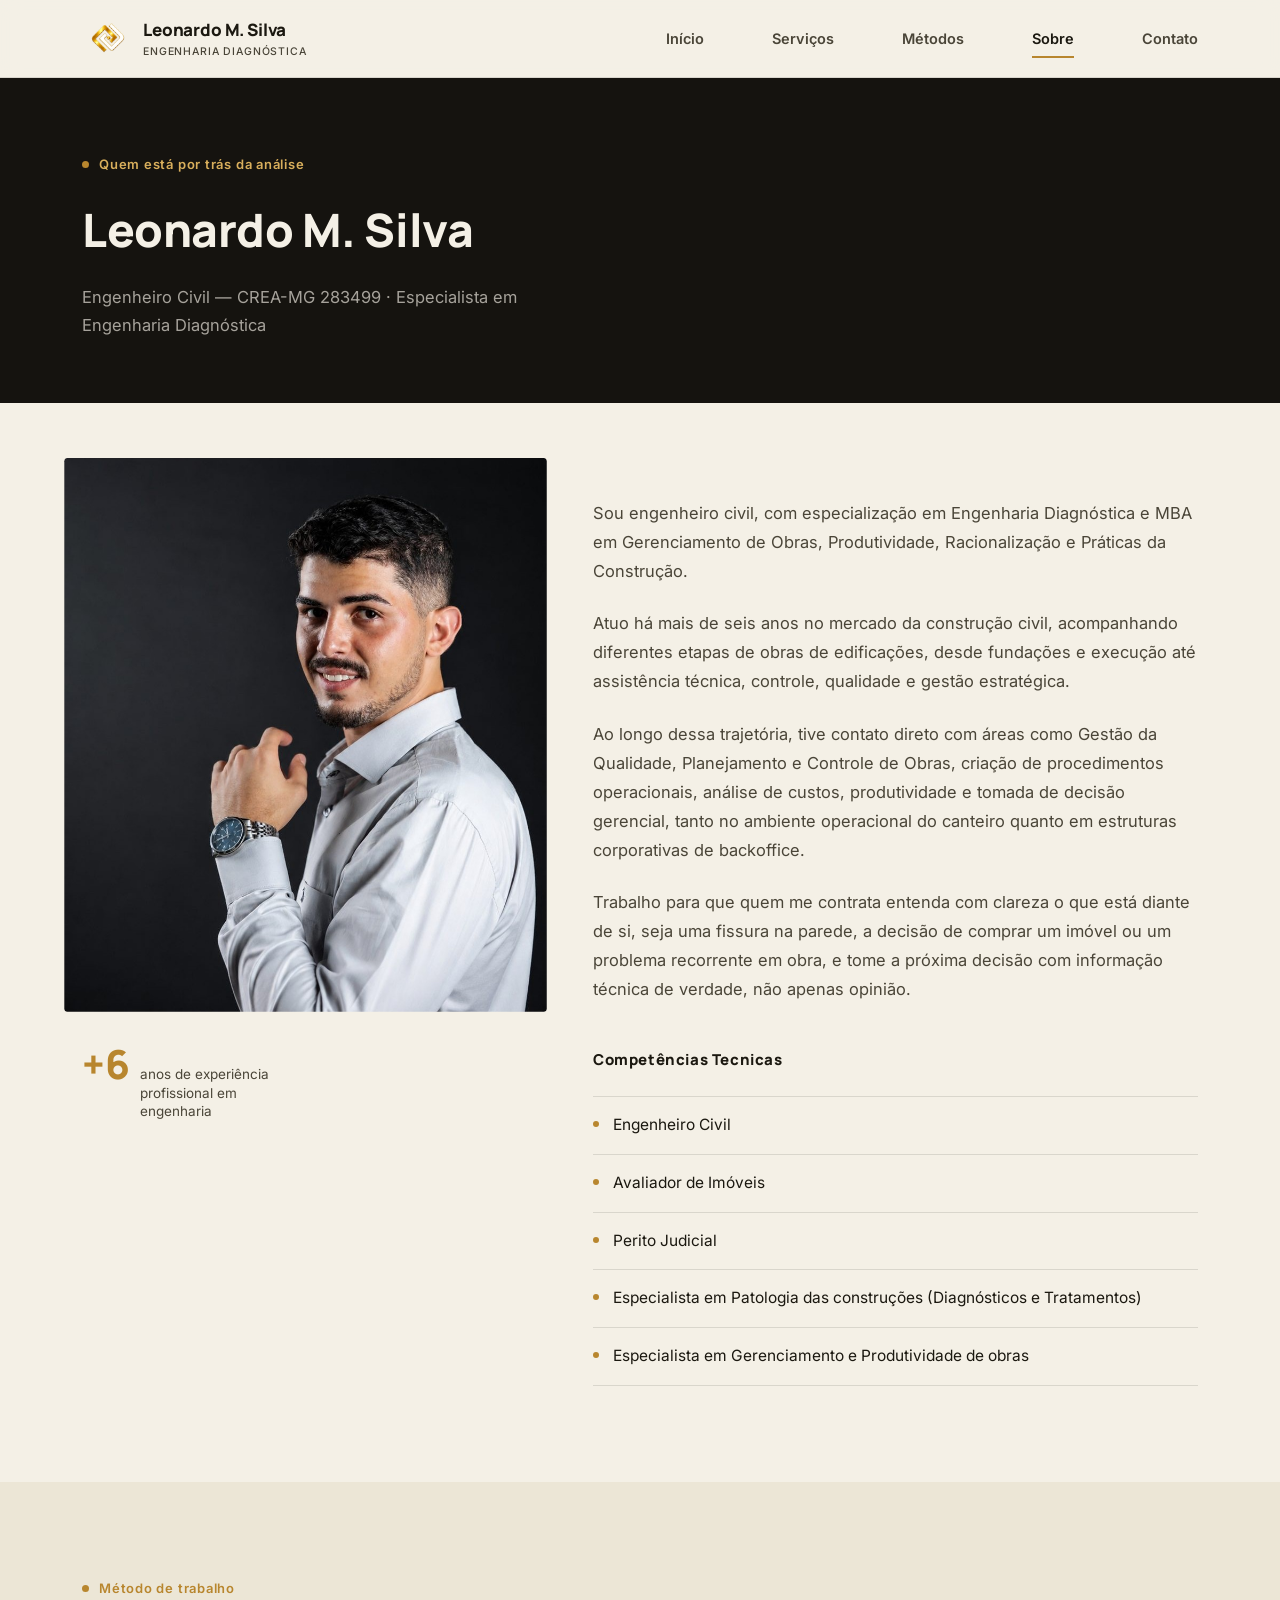
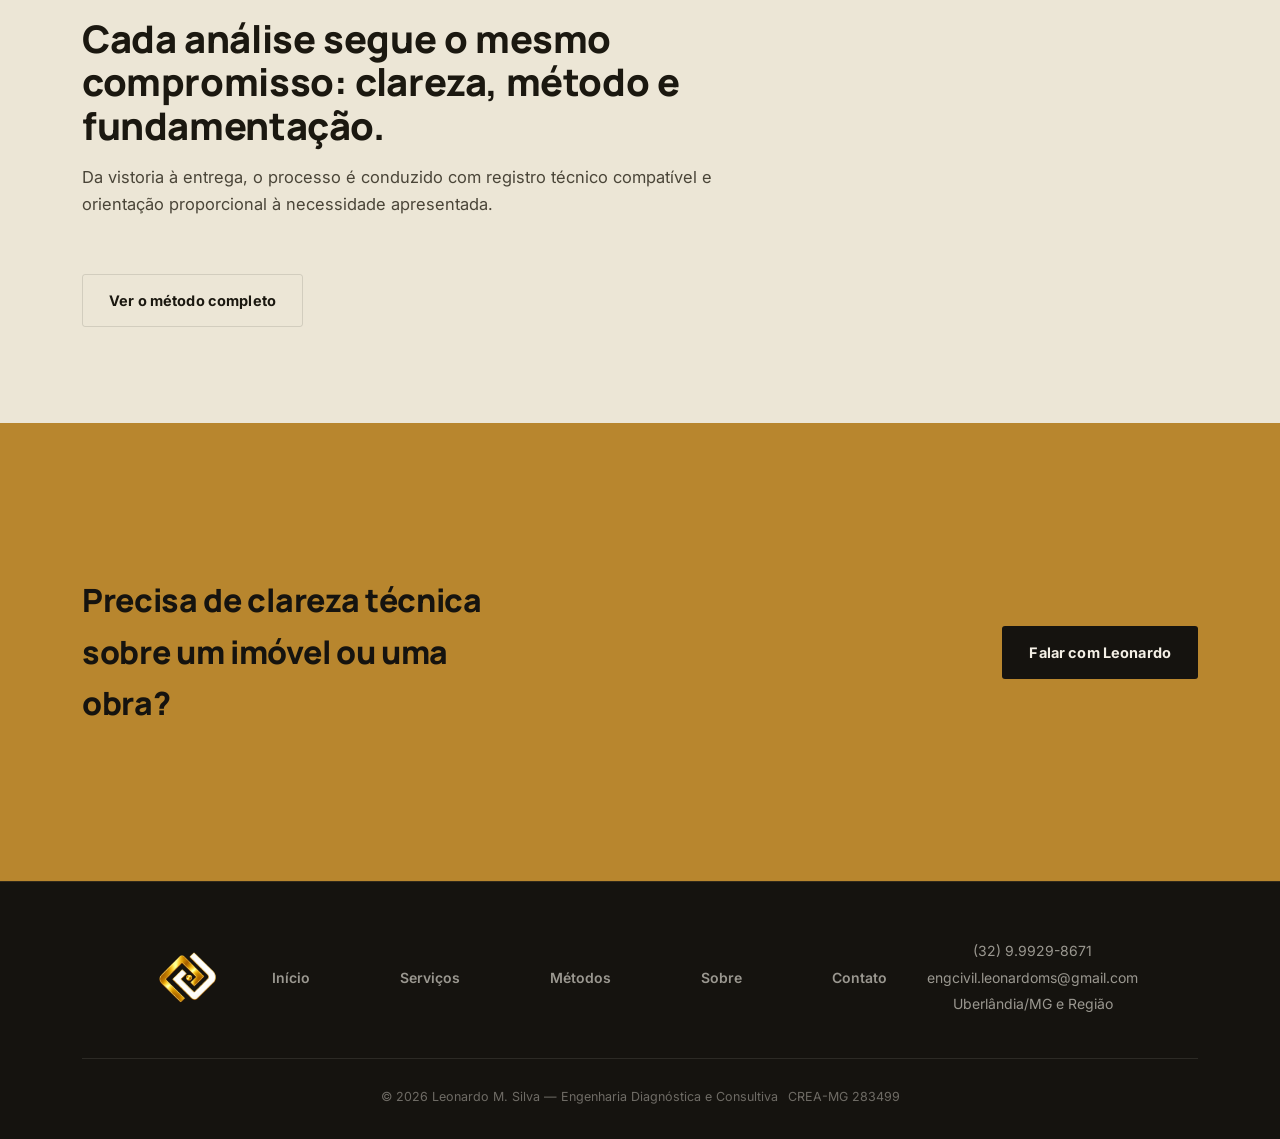
<file: sobre.html>
<!DOCTYPE html>
<html lang="pt-BR">
<head>
<meta charset="UTF-8">
<meta name="viewport" content="width=device-width, initial-scale=1.0">
<title>Sobre — Leonardo M. Silva | Engenharia Diagnóstica</title>
<meta name="description" content="Engenheiro civil, CREA-MG 283499. Especialista em patologia das construções e apoio técnico à decisão.">
<link rel="icon" href="assets/img/logo_icon_gold.png">
<link rel="stylesheet" href="assets/style.css">
</head>
<body>

<header class="site-header">
  <nav class="nav">
    <a href="index.html" class="brand">
      <img src="assets/img/logo_icon_gold.png" alt="Leonardo M. Silva">
      <span>Leonardo M. Silva<small>Engenharia Diagnóstica</small></span>
    </a>
    <div class="nav-links">
      <a href="index.html">Início</a>
      <a href="servicos.html">Serviços</a>
      <a href="metodos.html">Métodos</a>
      <a href="sobre.html" class="active">Sobre</a>
      <a href="contato.html">Contato</a>
    </div>
    <button class="nav-toggle" aria-label="Abrir menu"><span></span><span></span><span></span></button>
  </nav>
</header>

<main>

  <section class="page-hero">
    <div class="wrap">
      <div class="eyebrow on-dark">Quem está por trás da análise</div>
      <h1>Leonardo M. Silva</h1>
      <p class="sub">Engenheiro Civil — CREA-MG 283499 · Especialista em Engenharia Diagnóstica</p>
    </div>
  </section>

  <section>
    <div class="wrap about-grid">
      <div class="about-photo">
        <img src="assets/img/sobre_leonardo.jpg" alt="Leonardo M. Silva, engenheiro civil">
        <div class="about-badge">
          <span class="num">+6</span>
          <span class="label">anos de experiência profissional em engenharia</span>
        </div>
      </div>
      <div class="about-copy">
        <p>Sou engenheiro civil, com especialização em Engenharia Diagnóstica e MBA em Gerenciamento de Obras, Produtividade, Racionalização e Práticas da Construção.</p>

        <p>Atuo há mais de seis anos no mercado da construção civil, acompanhando diferentes etapas de obras de edificações, desde fundações e execução até assistência técnica, controle, qualidade e gestão estratégica.</p>

        <p>Ao longo dessa trajetória, tive contato direto com áreas como Gestão da Qualidade, Planejamento e Controle de Obras, criação de procedimentos operacionais, análise de custos, produtividade e tomada de decisão gerencial, tanto no ambiente operacional do canteiro quanto em estruturas corporativas de backoffice.</p>

        <p>Trabalho para que quem me contrata entenda com clareza o que está diante de si, seja uma fissura na parede, a decisão de comprar um imóvel ou um problema recorrente em obra, e tome a próxima decisão com informação técnica de verdade, não apenas opinião.</p>

        <h3 style="font-size:15px; letter-spacing:0.04em; margin-top: 44px; margin-bottom: 4px;">Competências Tecnicas</h3>
        <ul class="formacao-list">
          <li>Engenheiro Civil</li>
          <li>Avaliador de Imóveis</li>
          <li>Perito Judicial</li>
          <li>Especialista em Patologia das construções (Diagnósticos e Tratamentos)</li>
          <li>Especialista em Gerenciamento e Produtividade de obras</li>
        </ul>
      </div>
    </div>
  </section>

  <section class="bg-2">
    <div class="wrap">
      <div class="section-head">
        <div class="eyebrow">Método de trabalho</div>
        <h2>Cada análise segue o mesmo compromisso: clareza, método e fundamentação.</h2>
        <p class="sub">Da vistoria à entrega, o processo é conduzido com registro técnico compatível e orientação proporcional à necessidade apresentada.</p>
      </div>
      <a href="metodos.html" class="btn btn-outline-light">Ver o método completo</a>
    </div>
  </section>

  <section class="cta-band">
    <div class="wrap">
      <h2>Precisa de clareza técnica sobre um imóvel ou uma obra?</h2>
      <a href="contato.html" class="btn btn-gold">Falar com Leonardo</a>
    </div>
  </section>

</main>

<footer class="site-footer">
  <div class="wrap">
    <div class="footer-top">
      <div class="footer-brand">
        <img src="assets/img/logo_icon_gold.png" alt="Leonardo M. Silva">
      </div>
      <div class="footer-nav">
        <a href="index.html">Início</a>
        <a href="servicos.html">Serviços</a>
        <a href="metodos.html">Métodos</a>
        <a href="sobre.html">Sobre</a>
        <a href="contato.html">Contato</a>
      </div>
      <div class="footer-contact">
        (32) 9.9929-8671<br>
        engcivil.leonardoms@gmail.com<br>
        Uberlândia/MG e Região
      </div>
    </div>
    <div class="footer-bottom">
      <span>© 2026 Leonardo M. Silva — Engenharia Diagnóstica e Consultiva</span>
      <span>CREA-MG 283499</span>
    </div>
  </div>
</footer>

<script src="assets/main.js"></script>
</body>
</html>
</file>
<file: assets/style.css>
/* ==========================================================================
   Leonardo M. Silva — Engenharia Diagnóstica e Consultiva
   ========================================================================== */

@import url('https://fonts.googleapis.com/css2?family=Manrope:wght@400;500;600;700;800&family=Inter:wght@400;500;600&display=swap');

:root{
  --cream:        #F4F0E6;
  --cream-2:      #ECE6D6;
  --ink:          #1B1810;
  --ink-soft:     #4A4538;
  --charcoal:     #15130F;
  --charcoal-2:   #211E17;
  --gold:         #B8862E;
  --gold-light:   #D9AF5C;
  --gold-dim:     rgba(184,134,46,0.35);
  --line:         rgba(27,24,16,0.12);
  --line-dark:    rgba(217,175,92,0.22);

  --serif: "Manrope", sans-serif; /* kept for potential future use */
  --display: "Manrope", -apple-system, BlinkMacSystemFont, sans-serif;
  --body: "Inter", -apple-system, BlinkMacSystemFont, sans-serif;

  --maxw: 1180px;
}

*{ box-sizing: border-box; }
html{ scroll-behavior: smooth; }

body{
  margin:0;
  background: var(--cream);
  color: var(--ink);
  font-family: var(--body);
  font-size: 16px;
  line-height: 1.6;
  -webkit-font-smoothing: antialiased;
}

img{ max-width:100%; display:block; }

a{ color: inherit; text-decoration: none; }

.wrap{
  max-width: var(--maxw);
  margin: 0 auto;
  padding: 0 32px;
}

h1,h2,h3,h4{
  font-family: var(--display);
  font-weight: 800;
  letter-spacing: -0.01em;
  margin: 0;
  color: var(--ink);
}

p{ margin: 0; }

.eyebrow{
  display:flex;
  align-items:center;
  gap:10px;
  font-family: var(--body);
  font-weight: 600;
  font-size: 13px;
  letter-spacing: 0.06em;
  color: var(--gold);
  margin-bottom: 18px;
}
.eyebrow::before{
  content:"";
  width:7px; height:7px;
  border-radius:50%;
  background: var(--gold);
  flex-shrink:0;
}
.eyebrow.on-dark{ color: var(--gold-light); }

/* ---------- Header / Nav ---------- */
.site-header{
  position: sticky;
  top:0;
  z-index: 50;
  background: rgba(244,240,230,0.92);
  backdrop-filter: blur(10px);
  border-bottom: 1px solid var(--line);
}
.nav{
  max-width: var(--maxw);
  margin:0 auto;
  padding: 16px 32px;
  display:flex;
  align-items:center;
  justify-content: space-between;
}
.brand{
  display:flex;
  align-items:center;
  gap:10px;
  font-family: var(--display);
  font-weight: 800;
  font-size: 17px;
  letter-spacing: -0.01em;
}
.brand img{ height: 34px; width:auto; }
.brand small{
  display:block;
  font-family: var(--body);
  font-weight: 500;
  font-size: 10.5px;
  letter-spacing: 0.08em;
  color: var(--ink-soft);
  text-transform: uppercase;
  margin-top: 1px;
}
.nav-links{
  display:flex;
  align-items:center;
  gap: 34px;
  font-size: 14.5px;
  font-weight: 600;
}
.nav-links a{
  position: relative;
  padding: 4px 0;
  margin-left: 34px;
  color: var(--ink-soft);
  transition: color .18s ease;
}
.nav-links a:first-child{ margin-left:0; }
.nav-links a.nav-cta{ margin-left: 34px; }
.nav-links a:hover{ color: var(--ink); }
.nav-links a.active{ color: var(--ink); }
.nav-links a.active::after{
  content:"";
  position:absolute;
  left:0; right:0; bottom:-4px;
  height:2px;
  background: var(--gold);
}
.nav-cta{
  background: var(--ink);
  color: var(--cream) !important;
  padding: 10px 20px;
  border-radius: 3px;
  font-size: 13.5px;
}
.nav-cta:hover{ background: var(--charcoal-2); }

.nav-toggle{
  display:none;
  flex-direction:column;
  gap:5px;
  background:none;
  border:none;
  cursor:pointer;
  padding: 6px;
}
.nav-toggle span{
  width: 22px; height:2px;
  background: var(--ink);
}

/* ---------- Buttons ---------- */
.btn{
  display:inline-flex;
  align-items:center;
  gap:10px;
  padding: 14px 26px;
  border-radius: 3px;
  font-weight: 700;
  font-size: 14.5px;
  letter-spacing: 0.01em;
  transition: all .18s ease;
  border: 1px solid transparent;
}
.btn-gold{
  background: var(--gold);
  color: var(--charcoal);
}
.btn-gold:hover{ background: var(--gold-light); }
.btn-outline-dark{
  border-color: rgba(244,240,230,0.35);
  color: var(--cream);
}
.btn-outline-dark:hover{ border-color: var(--gold-light); color: var(--gold-light); }
.btn-outline-light{
  border-color: var(--line);
  color: var(--ink);
}
.btn-outline-light:hover{ border-color: var(--ink); }

/* ---------- Hero (dark split) ---------- */
.hero{
  background: var(--charcoal);
  color: var(--cream);
  overflow:hidden;
}
.hero .wrap{
  display:grid;
  grid-template-columns: 1.05fr 0.95fr;
  align-items: stretch;
  gap: 48px;
  padding-left:32px;
  padding-right:0;
}
.hero-copy{
  display:flex;
  flex-direction:column;
  justify-content:center;
  padding: 96px 0 96px 0;
}
.hero-copy h1{
  color: var(--cream);
  font-size: clamp(38px, 4.6vw, 60px);
  line-height: 1.05;
  max-width: 12ch;
}
.hero-copy h1 em{
  font-style: normal;
  color: var(--gold-light);
}
.hero-copy .lede{
  margin-top: 22px;
  font-size: 17px;
  color: rgba(244,240,230,0.72);
  max-width: 46ch;
  line-height: 1.65;
}
.hero-actions{
  margin-top: 36px;
  display:flex;
  gap:16px;
  flex-wrap: wrap;
}
.hero-tags{
  margin-top: 56px;
  display:flex;
  gap: 22px;
  flex-wrap: wrap;
  font-size: 12.5px;
  letter-spacing: 0.04em;
  color: rgba(244,240,230,0.5);
  font-weight: 600;
}
.hero-tags span{ position:relative; padding-left: 14px; }
.hero-tags span::before{
  content:"";
  position:absolute; left:0; top:50%;
  transform: translateY(-50%);
  width:4px; height:4px;
  background: var(--gold);
  border-radius: 50%;
}
.hero-photo{
  position: relative;
}
.hero-photo img{
  height: 100%;
  width: 100%;
  object-fit: cover;
  object-position: top center;
}
.hero-photo::after{
  content:"";
  position:absolute;
  inset:0;
  background: linear-gradient(90deg, rgba(21,19,15,0.55) 0%, rgba(21,19,15,0) 22%);
}

/* ---------- Section scaffolding ---------- */
section{ padding: 96px 0; }
.section-tight{ padding: 64px 0; }
.section-head{
  max-width: 640px;
  margin-bottom: 56px;
}
.section-head h2{
  font-size: clamp(28px, 3vw, 38px);
  line-height: 1.15;
}
.section-head .sub{
  margin-top: 16px;
  font-size: 16.5px;
  color: var(--ink-soft);
  line-height: 1.65;
}
.on-dark{ background: var(--charcoal); color: var(--cream); }
.on-dark h2{ color: var(--cream); }
.on-dark .sub{ color: rgba(244,240,230,0.65); }
.bg-2{ background: var(--cream-2); }

/* ---------- Cards: help grid ---------- */
.help-grid{
  display:grid;
  grid-template-columns: repeat(2, 1fr);
  border-top: 1px solid var(--line);
  border-left: 1px solid var(--line);
}
.help-card{
  padding: 40px;
  border-right: 1px solid var(--line);
  border-bottom: 1px solid var(--line);
}
.help-card .tag{
  display:inline-block;
  font-size: 12px;
  font-weight: 700;
  letter-spacing: 0.05em;
  color: var(--gold);
  background: rgba(184,134,46,0.1);
  padding: 5px 11px;
  border-radius: 2px;
  margin-bottom: 18px;
}
.help-card h3{
  font-size: 20px;
  margin-bottom: 12px;
}
.help-card p{
  color: var(--ink-soft);
  font-size: 15px;
  line-height: 1.6;
}

/* ---------- Service rows (alternating photo/text) ---------- */
.service-row{
  display:grid;
  grid-template-columns: 1fr 1fr;
  gap: 64px;
  align-items:center;
  padding: 64px 0;
  border-bottom: 1px solid var(--line);
}
.service-row:last-child{ border-bottom:none; }
.service-row.reverse .service-photo{ order:2; }
.service-row.reverse .service-copy{ order:1; }
.service-photo img{
  width:100%;
  aspect-ratio: 4/3.1;
  object-fit: cover;
  border-radius: 3px;
}
.service-photo img.service-photo-top{
  object-position: center 15%;
}
.service-copy h3{
  font-size: 26px;
  line-height: 1.2;
  margin-bottom: 14px;
}
.service-copy .lede{
  font-size: 16px;
  color: var(--ink-soft);
  line-height: 1.65;
  margin-bottom: 28px;
}
.detail-pair{
  display:grid;
  grid-template-columns: 1fr 1fr;
  gap: 24px;
  padding-top: 24px;
  border-top: 1px solid var(--line);
}
.detail-pair h4{
  font-family: var(--body);
  font-size: 12.5px;
  font-weight: 700;
  letter-spacing: 0.04em;
  color: var(--ink);
  margin-bottom: 8px;
}
.detail-pair p{
  font-size: 14.5px;
  color: var(--ink-soft);
  line-height: 1.55;
}

/* ---------- Method steps ---------- */
.method-list{
  counter-reset: step;
}
.method-item{
  display:grid;
  grid-template-columns: 64px 1fr;
  gap: 20px;
  padding: 26px 0;
  border-bottom: 1px solid var(--line);
}
.method-item:first-child{ border-top: 1px solid var(--line); }
.method-num{
  font-family: var(--display);
  font-weight: 800;
  font-size: 22px;
  color: var(--gold);
}
.method-item h4{
  font-size: 17px;
  margin-bottom: 6px;
}
.method-item p{
  font-size: 14.5px;
  color: var(--ink-soft);
  line-height: 1.6;
}

/* ---------- About ---------- */
.about-grid{
  display:grid;
  grid-template-columns: 0.85fr 1.15fr;
  gap: 64px;
  align-items:start;
}
.about-photo img{
  width:100%;
  transform: scale(1.08);
  transform-origin: center bottom;
  clip-path: inset(0 round 3px);
  border-radius: 3px;
}
.about-badge{
  margin-top: 20px;
  display:flex;
  align-items:baseline;
  gap:10px;
}
.about-badge .num{
  font-family: var(--display);
  font-weight: 800;
  font-size: 40px;
  color: var(--gold);
}
.about-badge .label{
  font-size: 13.5px;
  color: var(--ink-soft);
  max-width: 16ch;
  line-height: 1.4;
}
.about-copy p{
  font-size: 16.5px;
  line-height: 1.75;
  color: var(--ink-soft);
  margin-bottom: 24px;
}
.about-copy h2{
  font-size: clamp(26px, 3vw, 34px);
  margin-bottom: 4px;
}
.about-copy h4{
  font-family: var(--body);
  font-size: 14px;
  font-weight: 700;
  color: var(--ink);
  margin-bottom: 14px;
}
.formacao-list{
  list-style:none;
  padding:0;
  margin: 24px 0 0 0;
  border-top: 1px solid var(--line);
}
.formacao-list li{
  position: relative;
  padding: 16px 0 16px 20px;
  border-bottom: 1px solid var(--line);
  font-size: 15.5px;
}
.formacao-list li::before{
  content:"";
  position:absolute;
  left:0; top:24px;
  width:6px; height:6px;
  background: var(--gold);
  border-radius:50%;
}

/* ---------- Contact ---------- */
.contact-section{
  background: var(--cream);
}
.contact-grid{
  display:grid;
  grid-template-columns: 1fr 0.9fr;
  gap: 72px;
  align-items: stretch;
}
.contact-copy{
  padding: 20px 0;
}
.contact-copy h2{
  color: var(--ink);
  font-size: clamp(28px, 3.4vw, 40px);
  line-height: 1.15;
  margin-bottom: 20px;
}
.contact-copy .lede{
  color: var(--ink-soft);
  font-size: 16px;
  line-height: 1.7;
  max-width: 46ch;
  margin-bottom: 20px;
}
.contact-list{
  list-style:none;
  margin: 40px 0 0 0;
  padding:0;
  display:flex;
  flex-direction:column;
  gap: 4px;
}
.contact-list li a, .contact-list li span{
  display:flex;
  align-items:center;
  padding: 16px 0;
  border-bottom: 1px solid var(--line);
  color: var(--ink);
  font-size: 15.5px;
  font-weight: 500;
}
.contact-list li a:hover{ color: var(--gold-light); }
.contact-list .ico{
  width: 34px; height:34px;
  margin-right: 16px;
  border-radius: 50%;
  background: rgba(184,134,46,0.12);
  color: var(--gold);
  display:flex;
  align-items:center;
  justify-content:center;
  font-size: 14px;
  flex-shrink:0;
}
.contact-list .ico svg{
  width: 19px;
  height: 19px;
  fill: currentColor;
  stroke: none;
}
.contact-list .ico svg rect,
.contact-list .ico svg circle{
  fill: none;
  stroke: currentColor;
  stroke-width: 2;
}
.contact-list .ico svg .instagram-dot{
  fill: currentColor;
  stroke: none;
}
.contact-form-card{
  align-self: center;
  padding: 36px;
  background: var(--cream-2);
  border: 1px solid var(--line);
  border-radius: 4px;
}
.form-heading .tag{
  display:inline-block;
  margin-bottom: 14px;
  padding: 5px 11px;
  background: rgba(184,134,46,0.12);
  color: var(--gold);
  font-size: 12px;
  font-weight: 700;
  letter-spacing: 0.05em;
}
.form-heading h3{
  font-size: 25px;
  margin-bottom: 8px;
}
.form-heading p{
  color: var(--ink-soft);
  font-size: 14px;
  line-height: 1.55;
}
.contact-form{
  display:flex;
  flex-direction:column;
  gap: 18px;
  margin-top: 28px;
}
.form-row{
  display:grid;
  grid-template-columns: 1fr 1fr;
  gap: 18px;
}
.contact-form label{
  display:flex;
  flex-direction:column;
  gap: 7px;
  color: var(--ink);
  font-size: 12.5px;
  font-weight: 600;
}
.contact-form input,
.contact-form select,
.contact-form textarea{
  width:100%;
  border: 1px solid rgba(27,24,16,0.2);
  border-radius: 3px;
  background: var(--cream);
  color: var(--ink);
  font: inherit;
  font-size: 14px;
  padding: 12px 13px;
  outline: none;
  transition: border-color .18s ease, box-shadow .18s ease;
}
.contact-form textarea{
  min-height: 122px;
  resize: vertical;
}
.contact-form input:focus,
.contact-form select:focus,
.contact-form textarea:focus{
  border-color: var(--gold);
  box-shadow: 0 0 0 3px rgba(184,134,46,0.14);
}
.form-submit{
  justify-content:center;
  width:100%;
  cursor:pointer;
  border:0;
}
.form-status{
  min-height: 20px;
  color: var(--ink-soft);
  font-size: 12.5px;
  line-height: 1.4;
}

/* ---------- Footer ---------- */
.site-footer{
  background: var(--charcoal);
  color: rgba(244,240,230,0.6);
  padding: 56px 0 32px;
  border-top: 1px solid rgba(217,175,92,0.14);
}
.footer-top{
  display:flex;
  justify-content: center;
  align-items:center;
  gap: 40px;
  flex-wrap: wrap;
  padding-bottom: 40px;
  border-bottom: 1px solid rgba(244,240,230,0.1);
}
.footer-brand{
  display:flex;
  align-items:center;
  gap: 12px;
}
.footer-brand img{ height: 60px; width:auto; }
.footer-brand div{ font-family: var(--display); font-weight:800; color: var(--cream); font-size:16px; }
.footer-brand small{
  display:block;
  font-family: var(--body);
  font-weight:600;
  font-size: 11px;
  letter-spacing:0.07em;
  text-transform:uppercase;
  color: var(--gold-light);
  margin-top: 2px;
}
.footer-nav{
  display:flex;
  justify-content:center;
  gap: 90px;
  font-size: 14px;
  font-weight:600;
}
.footer-nav a:hover{ color: var(--gold-light); }
.footer-contact{
  font-size: 14px;
  line-height:1.9;
  text-align:center;
}
.footer-bottom{
  padding-top: 28px;
  display:flex;
  justify-content:center;
  font-size: 12.5px;
  flex-wrap:wrap;
  gap: 10px;
  color: rgba(244,240,230,0.4);
}

/* ---------- CTA band ---------- */
.cta-band{
  background: var(--gold);
  color: var(--charcoal);
}
.cta-band .wrap{
  display:flex;
  align-items:center;
  justify-content:space-between;
  gap: 32px;
  flex-wrap: wrap;
  padding-top: 56px;
  padding-bottom: 56px;
}
.cta-band h2{
  color: var(--charcoal);
  font-size: clamp(24px,2.6vw,32px);
  max-width: 20ch;
}
.cta-band .btn-gold{
  background: var(--charcoal);
  color: var(--cream);
}
.cta-band .btn-gold:hover{ background: #2a2620; }

/* ---------- Page hero (interior pages) ---------- */
.page-hero{
  background: var(--charcoal);
  color: var(--cream);
  padding: 76px 0 64px;
}
.page-hero h1{
  color: var(--cream);
  font-size: clamp(32px, 4vw, 46px);
  max-width: 16ch;
}
.page-hero .sub{
  margin-top: 18px;
  color: rgba(244,240,230,0.65);
  font-size: 16.5px;
  max-width: 52ch;
  line-height: 1.65;
}

/* ---------- Utility ---------- */
.mt-64{ margin-top:64px; }
.center{ text-align:center; }

/* ---------- Responsive ---------- */
@media (max-width: 980px){
  .hero .wrap{ grid-template-columns: 1fr; padding-right:32px; }
  .hero-photo{ height: 360px; order:-1; }
  .hero-copy{ padding: 48px 0; }
  .help-grid{ grid-template-columns: 1fr; }
  .service-row{ grid-template-columns: 1fr; gap: 28px; }
  .service-row.reverse .service-photo{ order:0; }
  .service-row.reverse .service-copy{ order:0; }
  .about-grid{ grid-template-columns: 1fr; }
  .contact-grid{ grid-template-columns: 1fr; }
  .contact-copy{ padding: 0; }
  .detail-pair{ grid-template-columns: 1fr; }
}

@media (max-width: 760px){
  .nav-links{
    position: fixed;
    top: 66px; left:0; right:0;
    background: var(--cream);
    flex-direction:column;
    align-items:flex-start;
    gap: 0;
    padding: 8px 32px 20px;
    border-bottom: 1px solid var(--line);
    display:none;
  }
  .nav-links.open{ display:flex; }
  .nav-links a{ width:100%; margin-left:0; padding: 14px 0; border-bottom: 1px solid var(--line); }
  .nav-cta{ margin-top:12px; text-align:center; justify-content:center; }
  .nav-toggle{ display:flex; }
  .wrap{ padding: 0 20px; }
  .nav{ padding: 14px 20px; }
  section{ padding: 64px 0; }
  .footer-top{ flex-direction:column; }
  .contact-form-card{ padding: 24px 20px; }
  .form-row{ grid-template-columns: 1fr; gap: 18px; }
}
</file>
